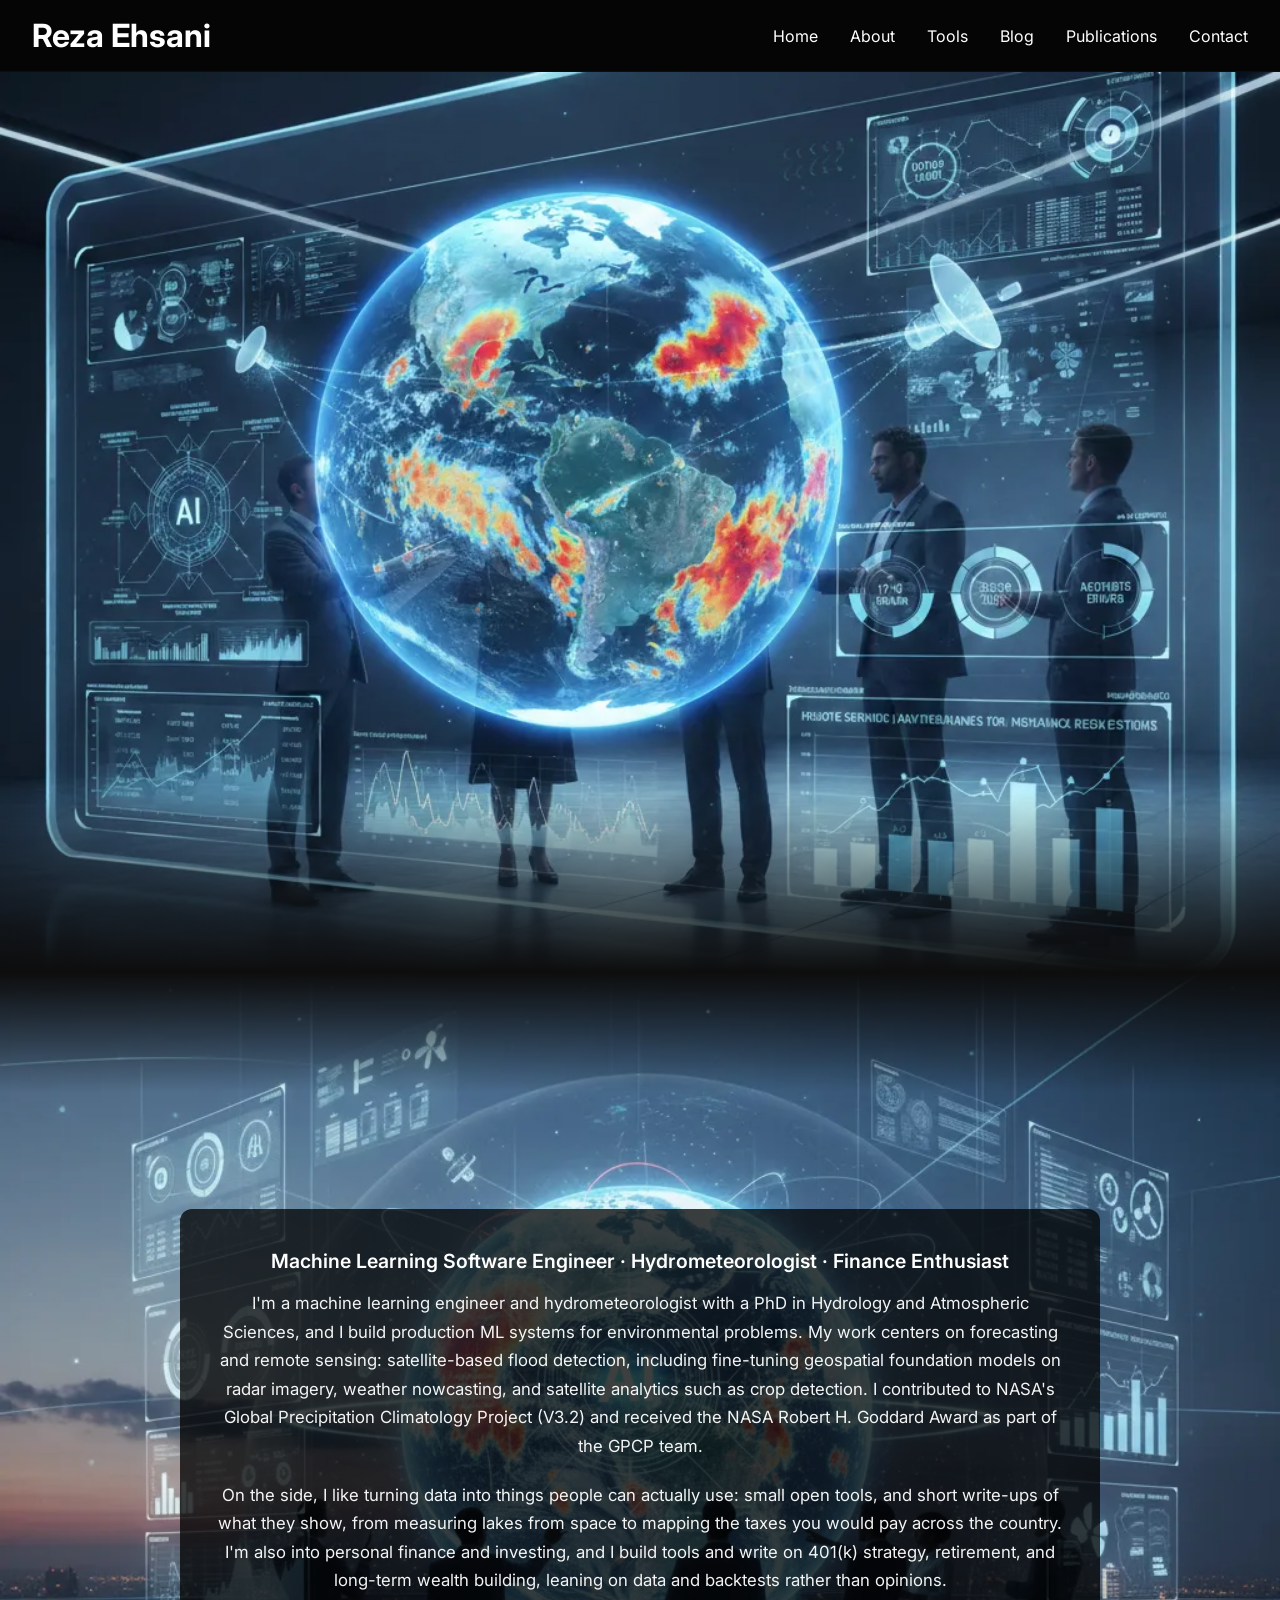
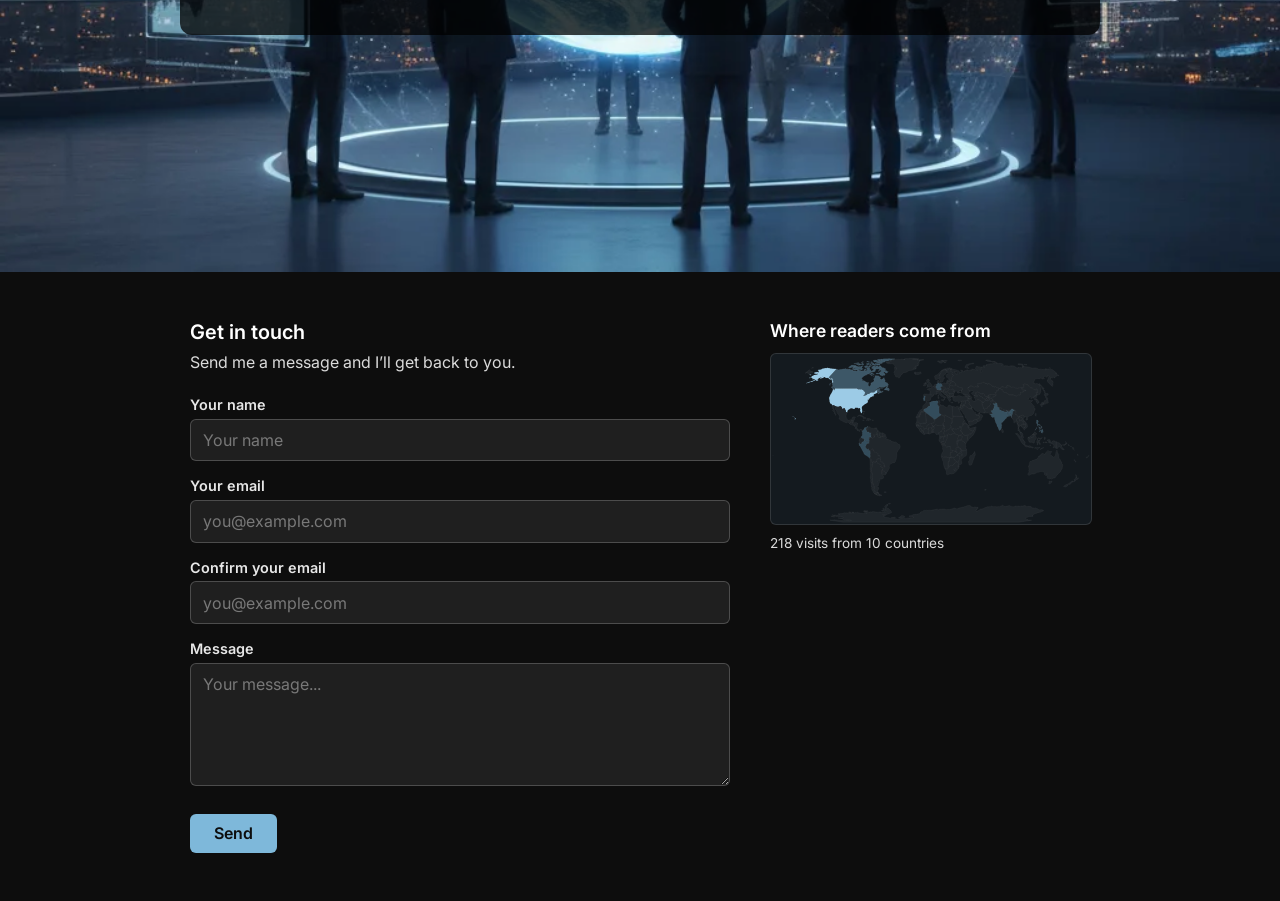
<file: index.html>
<!DOCTYPE html>
<html lang="en">
<head>
  <meta charset="utf-8">
  <meta name="viewport" content="width=device-width, initial-scale=1">
  <title>Reza Ehsani | Machine Learning Engineer & Hydrometeorologist</title>
  <meta name="description" content="Personal website of Reza Ehsani, PhD — machine learning software engineer, hydrometeorologist, and personal finance writer.">
  <link rel="canonical" href="https://rehsani.github.io/">

  <!-- Open Graph for rich previews -->
  <meta property="og:type" content="website">
  <meta property="og:title" content="Reza Ehsani | Machine Learning Engineer & Hydrometeorologist">
  <meta property="og:description" content="Machine learning engineer and hydrometeorologist working on forecasting, climate, and personal finance tools.">
  <meta property="og:url" content="https://rehsani.github.io/">
  <meta property="og:image" content="https://rehsani.github.io/images/cover.png">

  <!-- Twitter Card -->
  <meta name="twitter:card" content="summary_large_image">
  <meta name="twitter:title" content="Reza Ehsani | Machine Learning Engineer & Hydrometeorologist">
  <meta name="twitter:description" content="Personal website of Reza Ehsani, PhD — ML, hydrometeorology, and personal finance.">
  <meta name="twitter:image" content="https://rehsani.github.io/images/cover.png">

  <link rel="preconnect" href="https://fonts.googleapis.com">
  <link rel="preconnect" href="https://fonts.gstatic.com" crossorigin>
  <link href="https://fonts.googleapis.com/css2?family=Inter:wght@400;600;700&display=swap" rel="stylesheet">
  <link rel="stylesheet" href="css/style.css">
  <script src="js/nav.js" defer></script>
  <!-- GoatCounter: cookieless, no IPs stored. Feeds data/visitors.json via the visitor-map workflow. -->
  <script data-goatcounter="https://rehsani.goatcounter.com/count"
          async src="//gc.zgo.at/count.js"></script>
  <script src="js/visitor-map.js" defer></script>
</head>
<body>
  <header class="top-bar">
    <nav>
      <a href="#" class="name">Reza Ehsani</a>
      <ul class="nav-links">
        <li><a href="#">Home</a></li>
        <li><a href="#about">About</a></li>
        <!-- <li><a href="#">CV</a></li> -->
        <li class="dropdown">
          <button type="button" class="dropdown-toggle" aria-expanded="false" aria-haspopup="true">Tools</button>
          <ul class="dropdown-menu">
            <li><a href="tax-tool/index.html">US Tax Map</a></li>
            <li><a href="https://github.com/rehsani/lake-area-gee" target="_blank">Lake Area from Space</a></li>
            <li><a href="https://github.com/rehsani/alphacamels" target="_blank">AlphaCAMELS</a></li>
          </ul>
        </li>
        <li><a href="blog.html">Blog</a></li>
        <li><a href="https://scholar.google.com/citations?view_op=list_works&hl=en&user=kGu8lPYAAAAJ" target="_blank">Publications</a></li>
        <li><a href="#contact">Contact</a></li>
      </ul>
    </nav>
  </header>

  <div class="landing">
    <h1 class="visually-hidden">Reza Ehsani — Machine Learning Engineer &amp; Hydrometeorologist</h1>
  </div>

  <section id="about">
    <div class="about-inner">
      <h2>Machine Learning Software Engineer · Hydrometeorologist · Finance Enthusiast</h2>
      <p>I'm a machine learning engineer and hydrometeorologist with a PhD in Hydrology and Atmospheric Sciences, and I build production ML systems for environmental problems. My work centers on forecasting and remote sensing: satellite-based flood detection, including fine-tuning geospatial foundation models on radar imagery, weather nowcasting, and satellite analytics such as crop detection. I contributed to NASA's Global Precipitation Climatology Project (V3.2) and received the NASA Robert H. Goddard Award as part of the GPCP team.</p>
      <p>On the side, I like turning data into things people can actually use: small open tools, and short write-ups of what they show, from measuring lakes from space to mapping the taxes you would pay across the country. I'm also into personal finance and investing, and I build tools and write on 401(k) strategy, retirement, and long-term wealth building, leaning on data and backtests rather than opinions.</p>
    </div>
  </section>

  <section id="contact">
    <div class="contact-inner contact-layout">
      <div class="contact-column">
        <h2>Get in touch</h2>
      <p class="contact-intro">Send me a message and I’ll get back to you.</p>
      <div id="contact-success" class="contact-success" hidden>
        <p>Thanks! Your message was sent. I’ll get back to you soon.</p>
      </div>
      <form id="contact-form" action="https://formspree.io/f/maqdbbrr" method="POST" class="contact-form">
        <input type="hidden" name="_next" value="">
        <label for="contact-name">Your name</label>
        <input type="text" id="contact-name" name="name" required placeholder="Your name">
        <label for="contact-email">Your email</label>
        <input type="email" id="contact-email" name="email" required placeholder="you@example.com">
        <label for="contact-email-confirm">Confirm your email</label>
        <input type="email" id="contact-email-confirm" required placeholder="you@example.com" autocomplete="off">
        <p id="contact-email-mismatch" class="contact-error" hidden>Emails don’t match. Please check and try again.</p>
        <label for="contact-message">Message</label>
        <textarea id="contact-message" name="message" required rows="5" placeholder="Your message..."></textarea>
        <button type="submit">Send</button>
      </form>
      </div>

      <div class="visitors-column">
        <h3>Where readers come from</h3>
        <div id="visitor-map"></div>
      </div>
    </div>
  </section>

  <script>
    (function() {
      var form = document.getElementById('contact-form');
      var email = document.getElementById('contact-email');
      var emailConfirm = document.getElementById('contact-email-confirm');
      var mismatchMsg = document.getElementById('contact-email-mismatch');
      var successDiv = document.getElementById('contact-success');

      form.querySelector('input[name="_next"]').value = window.location.href.split('#')[0] + '#contact?sent=1';

      form.addEventListener('submit', function(e) {
        if (email.value !== emailConfirm.value) {
          e.preventDefault();
          mismatchMsg.hidden = false;
          emailConfirm.focus();
          return;
        }
        mismatchMsg.hidden = true;
      });

      if (window.location.hash === '#contact' && window.location.search.indexOf('sent=1') !== -1) {
        successDiv.hidden = false;
        form.hidden = true;
      }
    })();
  </script>
</body>
</html>
</file>
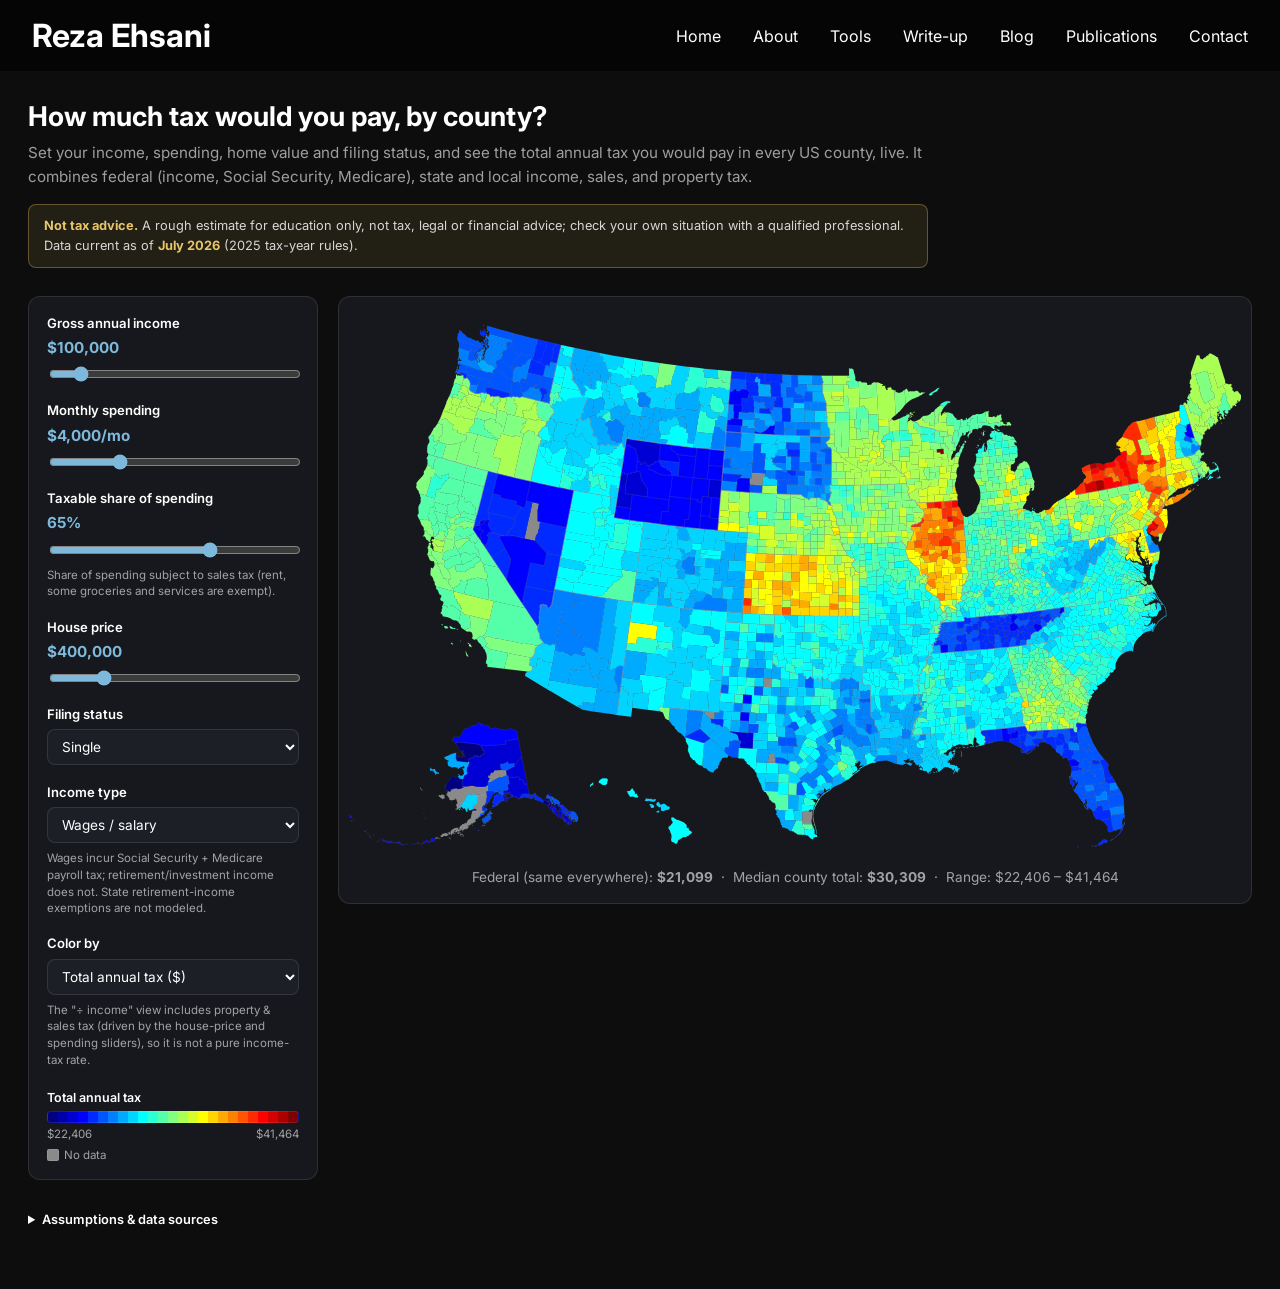
<file: tax-tool/index.html>
<!doctype html>
<html lang="en">
<head>
  <meta charset="utf-8" />
  <meta name="viewport" content="width=device-width, initial-scale=1" />
  <title>US Tax Map — total tax by county</title>
  <meta name="description" content="Set your income, spending, home value and filing status, and see the total annual tax you would pay in every US county, live. It combines federal (income, Social Security, Medicare), state and local income, sales, and property tax." />
  <link rel="canonical" href="https://rehsani.github.io/tax-tool/index.html" />

  <!-- Open Graph for rich previews -->
  <meta property="og:type" content="website" />
  <meta property="og:title" content="US Tax Map — total tax by county" />
  <meta property="og:description" content="Set your income, spending, home value and filing status, and see the total annual tax you would pay in every US county, live. It combines federal (income, Social Security, Medicare), state and local income, sales, and property tax." />
  <meta property="og:url" content="https://rehsani.github.io/tax-tool/index.html" />
  <meta property="og:image" content="https://rehsani.github.io/images/cover.png" />

  <!-- Twitter Card -->
  <meta name="twitter:card" content="summary_large_image" />
  <meta name="twitter:title" content="US Tax Map — total tax by county" />
  <meta name="twitter:description" content="Set your income, spending, home value and filing status, and see the total annual tax you would pay in every US county, live. It combines federal (income, Social Security, Medicare), state and local income, sales, and property tax." />
  <meta name="twitter:image" content="https://rehsani.github.io/images/cover.png" />

  <link rel="preconnect" href="https://fonts.googleapis.com" />
  <link rel="preconnect" href="https://fonts.gstatic.com" crossorigin />
  <link href="https://fonts.googleapis.com/css2?family=Inter:wght@400;600;700&display=swap" rel="stylesheet" />
  <!-- Site-wide styles first (shared top bar / Tools dropdown), then the tool's own. -->
  <link rel="stylesheet" href="../css/style.css" />
  <link rel="stylesheet" href="css/style.css" />
  <script src="../js/nav.js" defer></script>
  <!-- GoatCounter: cookieless, no IPs stored. Feeds data/visitors.json via the visitor-map workflow. -->
  <script data-goatcounter="https://rehsani.goatcounter.com/count"
          async src="//gc.zgo.at/count.js"></script>
  <script src="../js/vendor/d3.v7.min.js"></script>
  <script src="../js/vendor/topojson-client.v3.min.js"></script>
</head>
<body>
  <header class="top-bar">
    <nav>
      <a href="../index.html" class="name">Reza Ehsani</a>
      <ul class="nav-links">
        <li><a href="../index.html">Home</a></li>
        <li><a href="../index.html#about">About</a></li>
        <li class="dropdown">
          <button type="button" class="dropdown-toggle" aria-expanded="false" aria-haspopup="true">Tools</button>
          <ul class="dropdown-menu">
            <li><a href="index.html">US Tax Map</a></li>
            <li><a href="https://github.com/rehsani/lake-area-gee" target="_blank">Lake Area from Space</a></li>
            <li><a href="https://github.com/rehsani/alphacamels" target="_blank">AlphaCAMELS</a></li>
          </ul>
        </li>
        <li><a href="../blog-tax-map.html">Write-up</a></li>
        <li><a href="../blog.html">Blog</a></li>
        <li><a href="https://scholar.google.com/citations?view_op=list_works&hl=en&user=kGu8lPYAAAAJ" target="_blank">Publications</a></li>
        <li><a href="../index.html#contact">Contact</a></li>
      </ul>
    </nav>
  </header>

  <header class="tool-header">
    <h1>How much tax would you pay, by county?</h1>
    <p class="sub">Set your income, spending, home value and filing status, and see the total annual tax
      you would pay in every US county, live. It combines federal (income, Social Security, Medicare),
      state and local income, sales, and property tax.</p>
    <p class="disclaimer"><strong>Not tax advice.</strong> A rough estimate for education only, not tax,
      legal or financial advice; check your own situation with a qualified professional. Data current as
      of <strong>July 2026</strong> (2025 tax-year rules).</p>
  </header>

  <main>
    <aside id="controls">
      <label>Gross annual income <span id="income-val"></span>
        <input type="range" id="income" min="0" max="1000000" step="5000" value="100000" />
      </label>
      <label>Monthly spending <span id="spend-val"></span>
        <input type="range" id="spend" min="0" max="15000" step="250" value="4000" />
      </label>
      <label>Taxable share of spending <span id="fraction-val"></span>
        <input type="range" id="fraction" min="0" max="100" step="5" value="65" />
        <small>Share of spending subject to sales tax (rent, some groceries and services are exempt).</small>
      </label>
      <label>House price <span id="house-val"></span>
        <input type="range" id="house" min="0" max="2000000" step="25000" value="400000" />
      </label>
      <label>Filing status
        <select id="status">
          <option value="single">Single</option>
          <option value="married_jointly">Married filing jointly</option>
          <option value="head_of_household">Head of household</option>
        </select>
      </label>
      <label>Income type
        <select id="income-type">
          <option value="wage">Wages / salary</option>
          <option value="nonwage">Retirement / investment</option>
        </select>
        <small>Wages incur Social Security + Medicare payroll tax; retirement/investment income does not. State retirement-income exemptions are not modeled.</small>
      </label>
      <label>Color by
        <select id="metric">
          <option value="total">Total annual tax ($)</option>
          <option value="effective">Total tax &divide; income (%)</option>
          <option value="income">State + local income tax ($)</option>
          <option value="property">Property tax ($)</option>
          <option value="sales">Sales tax ($)</option>
        </select>
        <small>The "&divide; income" view includes property &amp; sales tax (driven by the house-price and spending sliders), so it is not a pure income-tax rate.</small>
      </label>
      <div id="legend">
        <div id="legend-label"></div>
        <div id="legend-bar"></div>
        <div class="legend-ends"><span id="legend-lo"></span><span id="legend-hi"></span></div>
        <div class="legend-keys">
          <span id="key-zero"><i id="swatch-zero" class="swatch"></i>$0 (no tax)</span>
          <span><i id="swatch-nodata" class="swatch"></i>No data</span>
        </div>
      </div>
    </aside>

    <section id="map-wrap">
      <svg id="map" viewBox="0 0 960 600" preserveAspectRatio="xMidYMid meet"></svg>
      <p id="summary"></p>
    </section>
  </main>

  <footer>
    <details>
      <summary>Assumptions &amp; data sources</summary>
      <ul>
        <li><b>Displayed at county resolution.</b> Sales &amp; local-income taxes (ZIP-level underneath) are population-weighted to a county rate; property tax is county-level; state income tax is state-level. Within-county variation is averaged out.</li>
        <li><b>Income type.</b> "Wages" incurs Social Security + Medicare payroll tax; "Retirement / investment" does not (but income tax still applies, and retirement-income exclusions and preferential capital-gains rates are not modeled). Married-jointly uses a single Social Security wage base, so a two-earner couple's payroll tax is slightly understated. No itemized deductions, tax credits (e.g. EITC — overstates very low incomes), or exemption phase-outs; NY's tax-benefit recapture (understates high NY earners) and federal-tax deductibility in LA/MO (overstates those) are also not modeled. Alabama's federal-tax deduction and AGI-phased standard deduction, and Arkansas's published bracket schedule and low-income table, are modeled.</li>
        <li><b>Local income tax</b> is modeled in MD, IN, OH, PA, KY, MI, NY, IA, plus Kansas City/St. Louis, Wilmington, and major Alabama cities. Not modeled: Oregon's Portland-metro/Multnomah taxes (they apply only above ~$125k) and minor municipal occupational taxes. MD, IN, MI and NYC are levied on a net figure (their deductions/exemptions come off first); OH/PA/KY are levied on gross, as they are in law. Approximations: NYC is a flat 3.5% (actually graduated); Iowa surtaxes use a county average; OH/PA/KY use each ZIP's dominant municipality (small enclaves inherit the larger city's rate); the county value is a population-weighted blend, so a partly-taxed county shows a partial rate.</li>
        <li><b>Sales tax</b> applies to the taxable share of spending you set (default 65%); rent and many services/groceries are exempt in reality. Combined rates use the lowest rate within each 5-digit ZIP where a ZIP spans jurisdictions.</li>
        <li><b>Property tax</b> = county median effective rate × the house price you enter (the rate is taxes paid over home value, so assessment ratios are already baked in, but caps and homestead exemptions are not &mdash; a new buyer in a capped state such as California under Prop 13 would pay more than shown). Connecticut's rates are its 2023 planning-region values mapped onto the legacy counties. Because the Census caps its reported county medians, effective rates are slightly understated in a few very-high-value counties and floored in a few near-zero-tax rural areas. A few counties with suppressed Census data show as no-data (gray).</li>
        <li><b>Color scale</b> spans the smallest to largest non-zero value of the selected layer for your current inputs, and re-scales whenever you change an input — so shading is relative to the current scenario, not an absolute dollar scale, and two scenarios aren't directly color-comparable. On the dollar layers, counties where the selected tax is $0 (e.g. no state income tax or no sales tax) are white and sit outside the scale; on the &divide; income layer, 0% stays on the scale. Gray means no data.</li>
        <li>Sources: Census ACS 5-yr 2023 (property), Streamlined Sales Tax + state DORs (sales), state DORs (income), municipal/county registers (local income). Rates reflect 2025 law; a few source files are effective into 2026 (e.g. some sales-tax tables). Not tax advice — a directional estimate.</li>
      </ul>
    </details>
  </footer>

  <div id="tooltip"></div>
  <script type="module" src="js/main.js"></script>
</body>
</html>
</file>
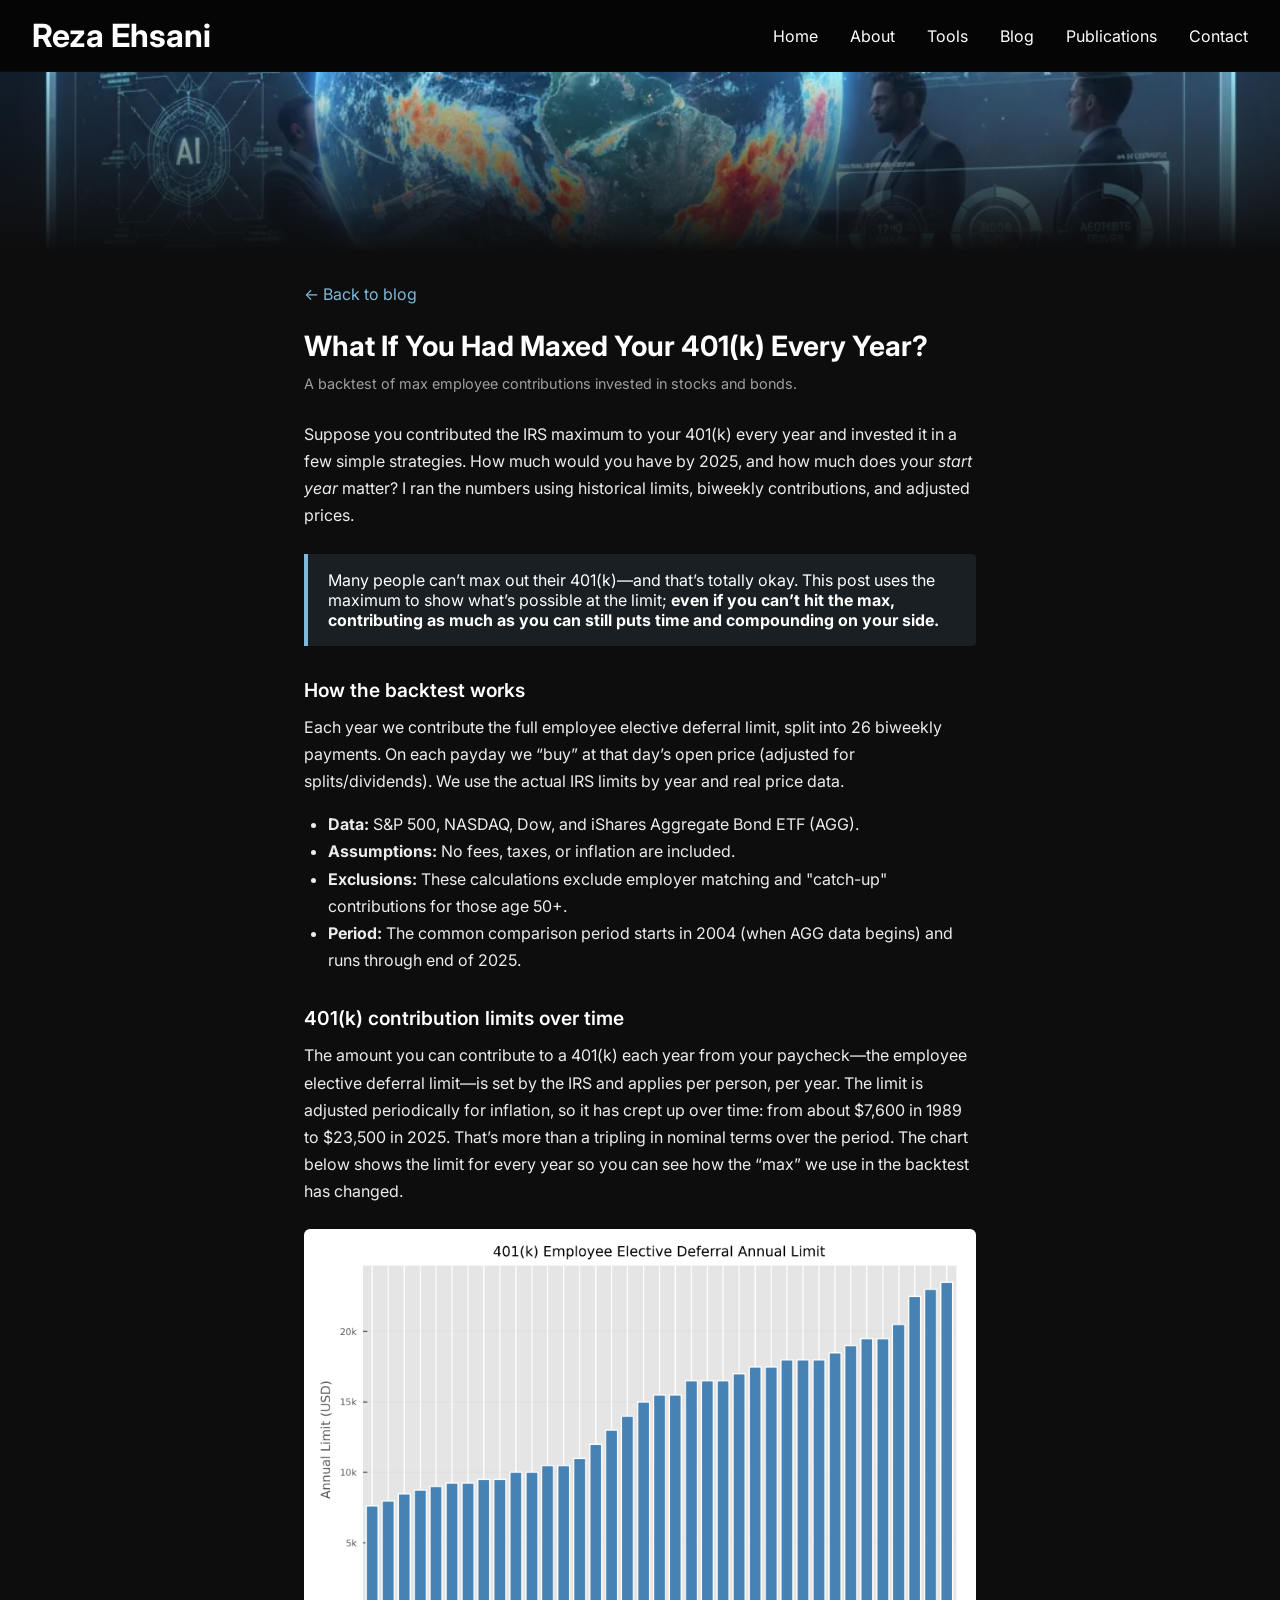
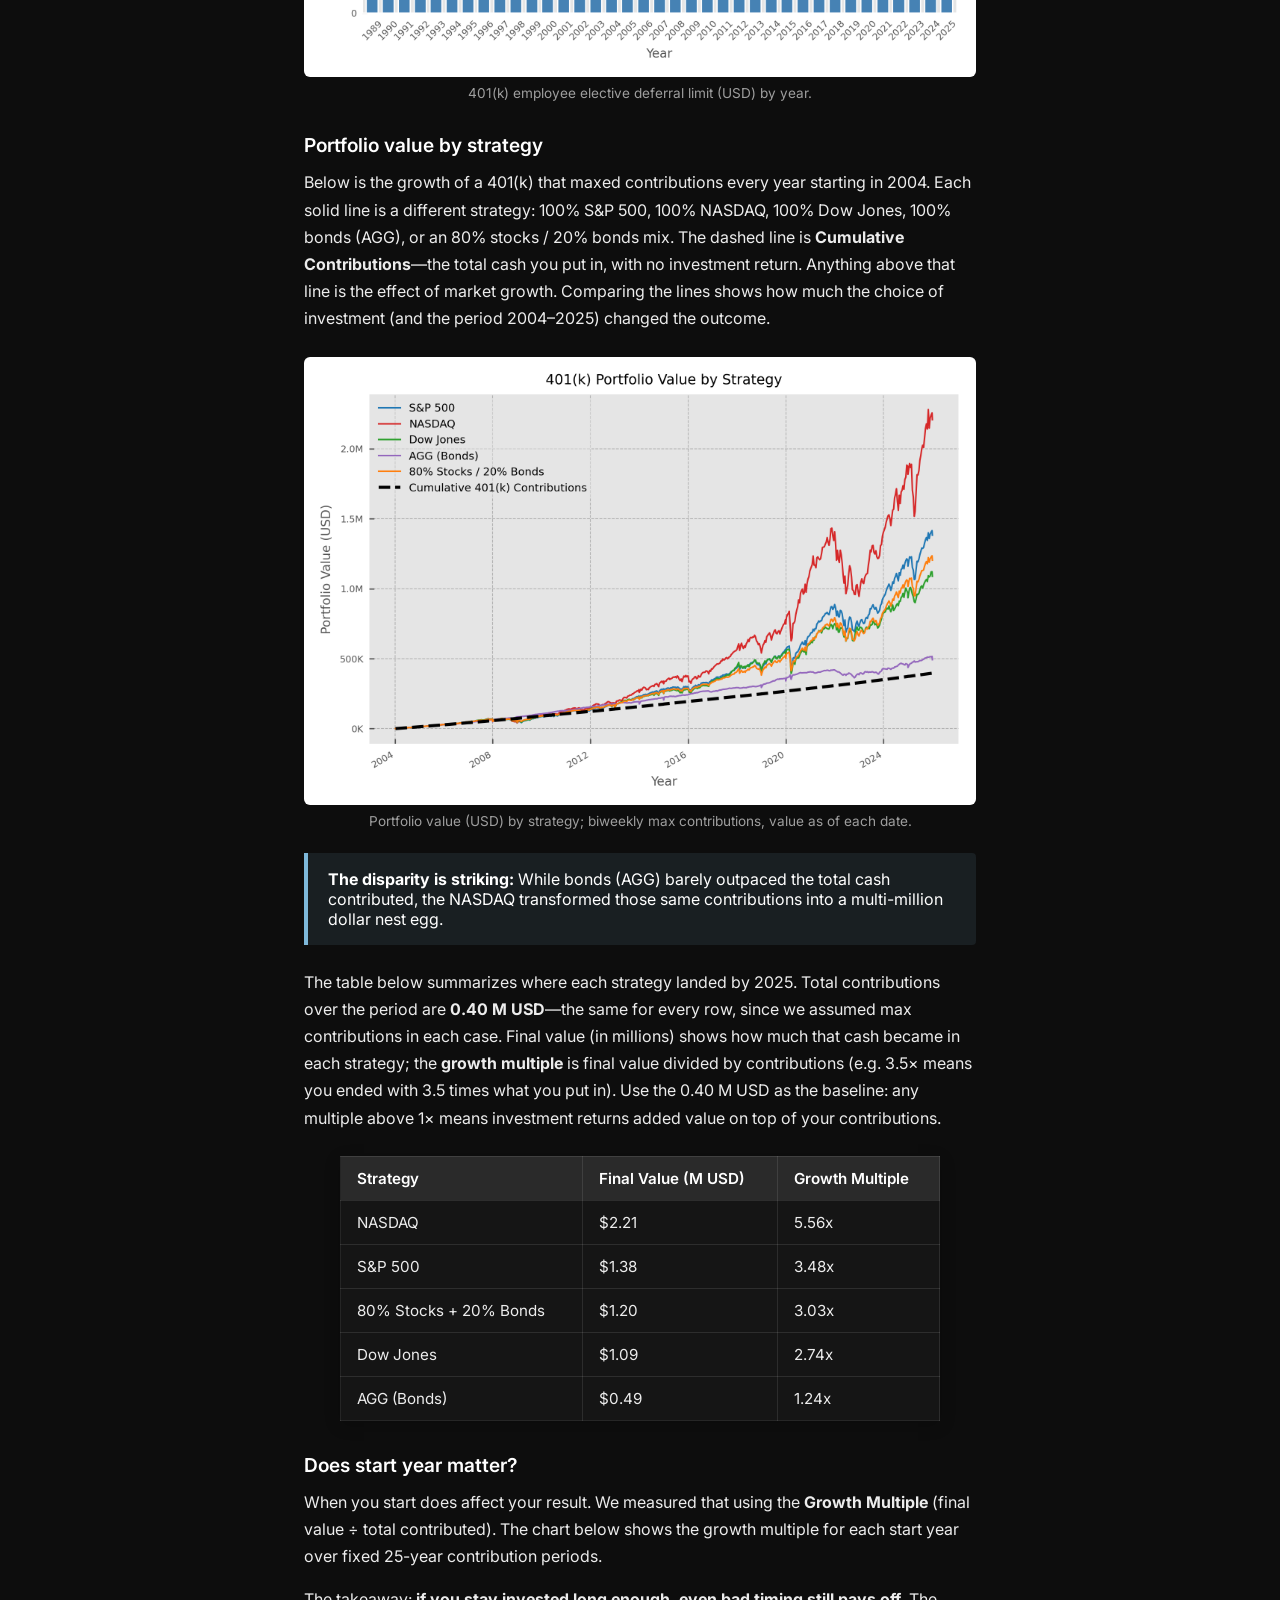
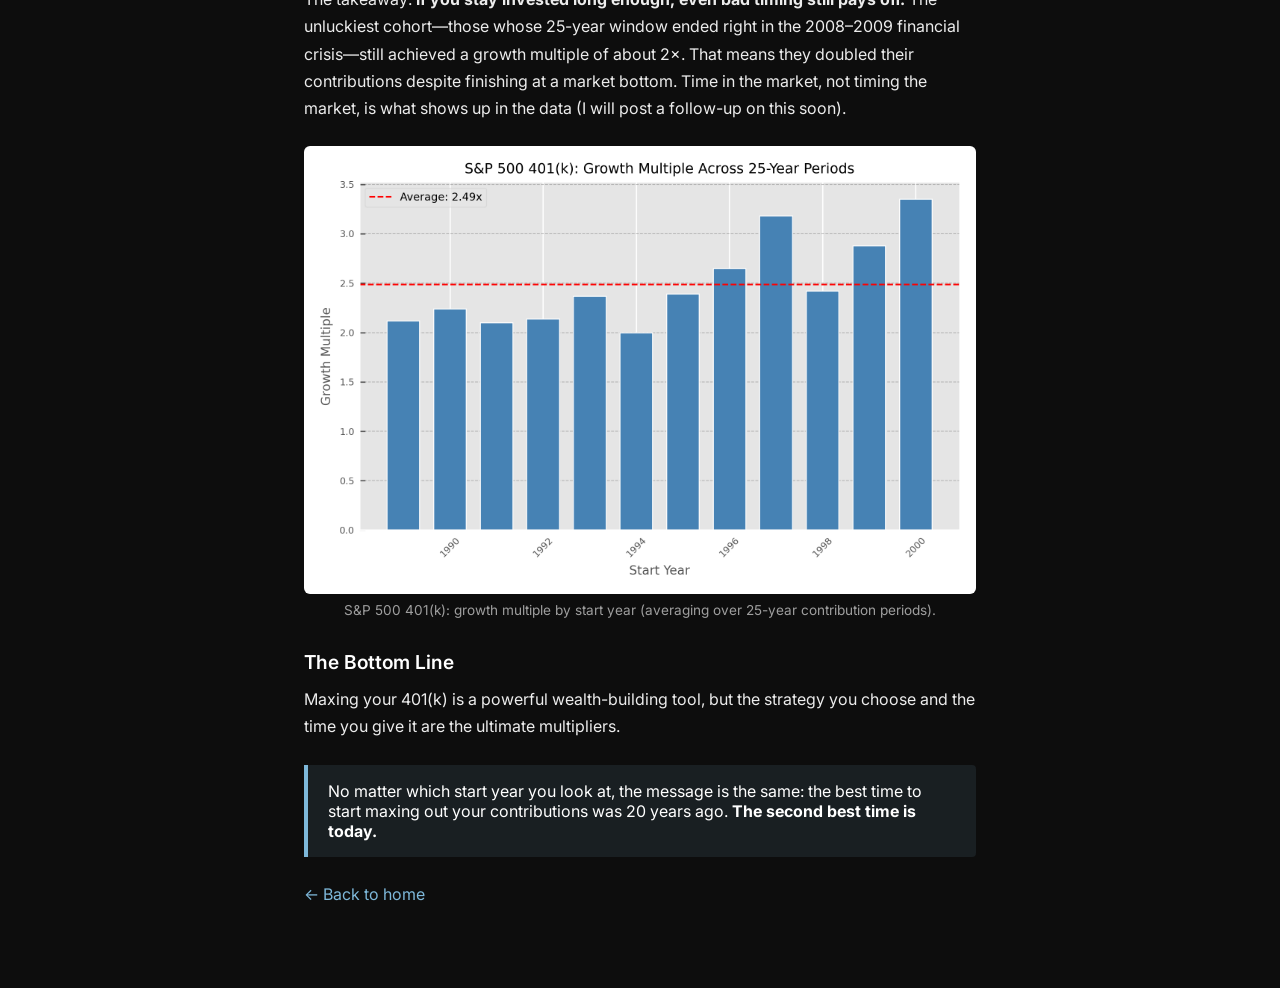
<file: blog-401k.html>
<!DOCTYPE html>
<html lang="en">
<head>
  <meta charset="utf-8">
  <meta name="viewport" content="width=device-width, initial-scale=1">
  <title>What If You Had Maxed Your 401(k) Every Year? — Reza Ehsani</title>
  <meta name="description" content="A backtest of max 401(k) employee contributions invested in stocks and bonds—how much you’d have if you had maxed out every year.">
  <link rel="canonical" href="https://rehsani.github.io/blog-401k.html">

  <!-- Open Graph for rich previews -->
  <meta property="og:type" content="article">
  <meta property="og:title" content="What If You Had Maxed Your 401(k) Every Year? — Reza Ehsani">
  <meta property="og:description" content="A backtest of max 401(k) employee contributions invested in stocks and bonds—how much you’d have if you had maxed out every year.">
  <meta property="og:url" content="https://rehsani.github.io/blog-401k.html">
  <meta property="og:image" content="https://rehsani.github.io/images/1b_portfolio_value_by_strategy.png">

  <!-- Twitter Card -->
  <meta name="twitter:card" content="summary_large_image">
  <meta name="twitter:title" content="What If You Had Maxed Your 401(k) Every Year? — Reza Ehsani">
  <meta name="twitter:description" content="A backtest of max 401(k) employee contributions invested in stocks and bonds—how much you’d have if you had maxed out every year.">
  <meta name="twitter:image" content="https://rehsani.github.io/images/1b_portfolio_value_by_strategy.png">

  <link rel="preconnect" href="https://fonts.googleapis.com">
  <link rel="preconnect" href="https://fonts.gstatic.com" crossorigin>
  <link href="https://fonts.googleapis.com/css2?family=Inter:wght@400;600;700&display=swap" rel="stylesheet">
  <link rel="stylesheet" href="css/style.css">
  <script src="js/nav.js" defer></script>
  <!-- GoatCounter: cookieless, no IPs stored. Feeds data/visitors.json via the visitor-map workflow. -->
  <script data-goatcounter="https://rehsani.goatcounter.com/count"
          async src="//gc.zgo.at/count.js"></script>
  <style>
    /* Post-specific extras only; the shared .blog-article core lives in css/style.css. */
    .blog-article table { width: 100%; max-width: 600px; margin: 1.5rem auto; border-collapse: collapse; font-size: 0.95rem; box-shadow: 0 4px 15px rgba(0,0,0,0.2); }
    .blog-article th, .blog-article td { padding: 0.75rem 1rem; text-align: left; border: 1px solid rgba(255,255,255,0.1); }
    .blog-article th { color: #fff; font-weight: 600; background: rgba(255,255,255,0.12); }
    .blog-article td { color: rgba(255,255,255,0.92); background: rgba(255,255,255,0.03); }
    .blog-article tr:hover td { background: rgba(255,255,255,0.07); }
  </style>
</head>
<body>
  <header class="top-bar">
    <nav>
      <a href="index.html" class="name">Reza Ehsani</a>
      <ul class="nav-links">
        <li><a href="index.html">Home</a></li>
        <li><a href="index.html#about">About</a></li>
        <li class="dropdown">
          <button type="button" class="dropdown-toggle" aria-expanded="false" aria-haspopup="true">Tools</button>
          <ul class="dropdown-menu">
            <li><a href="tax-tool/index.html">US Tax Map</a></li>
            <li><a href="https://github.com/rehsani/lake-area-gee" target="_blank">Lake Area from Space</a></li>
            <li><a href="https://github.com/rehsani/alphacamels" target="_blank">AlphaCAMELS</a></li>
          </ul>
        </li>
        <li><a href="blog.html">Blog</a></li>
        <li><a href="https://scholar.google.com/citations?view_op=list_works&hl=en&user=kGu8lPYAAAAJ" target="_blank">Publications</a></li>
        <li><a href="index.html#contact">Contact</a></li>
      </ul>
    </nav>
  </header>

  <div class="landing" style="min-height: 20vh;"></div>

  <article class="blog-article">
    <a href="blog.html" class="back">← Back to blog</a>
    <h1>What If You Had Maxed Your 401(k) Every Year?</h1>
    <p class="meta">A backtest of max employee contributions invested in stocks and bonds.</p>

    <p>
      Suppose you contributed the IRS maximum to your 401(k) every year and invested it in a few simple strategies. How much would you have by 2025, and how much does your <em>start year</em> matter? I ran the numbers using historical limits, biweekly contributions, and adjusted prices.
    </p>
    <div class="highlight-box">
      Many people can’t max out their 401(k)—and that’s totally okay. This post uses the maximum to show what’s possible at the limit; <strong>even if you can’t hit the max, contributing as much as you can still puts time and compounding on your side.</strong>
    </div>

    <h2>How the backtest works</h2>
    <p>
      Each year we contribute the full employee elective deferral limit, split into 26 biweekly payments. On each payday we “buy” at that day’s open price (adjusted for splits/dividends). We use the actual IRS limits by year and real price data. 
    </p>
    <ul>
      <li><strong>Data:</strong> S&P 500, NASDAQ, Dow, and iShares Aggregate Bond ETF (AGG).</li>
      <li><strong>Assumptions:</strong> No fees, taxes, or inflation are included.</li>
      <li><strong>Exclusions:</strong> These calculations exclude employer matching and "catch-up" contributions for those age 50+.</li>
      <li><strong>Period:</strong> The common comparison period starts in 2004 (when AGG data begins) and runs through end of 2025.</li>
    </ul>

    <h2>401(k) contribution limits over time</h2>
    <p>
      The amount you can contribute to a 401(k) each year from your paycheck—the employee elective deferral limit—is set by the IRS and applies per person, per year. The limit is adjusted periodically for inflation, so it has crept up over time: from about $7,600 in 1989 to $23,500 in 2025. That’s more than a tripling in nominal terms over the period. The chart below shows the limit for every year so you can see how the “max” we use in the backtest has changed.
    </p>
    <figure>
      <picture>
        <source type="image/webp" srcset="images/1a_contribution_limits.webp">
        <img src="images/1a_contribution_limits.png" alt="Bar chart of 401(k) annual contribution limit by year from 1989 to 2025." width="1800" height="1200">
      </picture>
      <figcaption>401(k) employee elective deferral limit (USD) by year.</figcaption>
    </figure>

    <h2>Portfolio value by strategy</h2>
    <p>
      Below is the growth of a 401(k) that maxed contributions every year starting in 2004. Each solid line is a different strategy: 100% S&P 500, 100% NASDAQ, 100% Dow Jones, 100% bonds (AGG), or an 80% stocks / 20% bonds mix. The dashed line is <strong>Cumulative Contributions</strong>—the total cash you put in, with no investment return. Anything above that line is the effect of market growth. Comparing the lines shows how much the choice of investment (and the period 2004–2025) changed the outcome.
    </p>
    <figure>
      <picture>
        <source type="image/webp" srcset="images/1b_portfolio_value_by_strategy.webp">
        <img src="images/1b_portfolio_value_by_strategy.png" alt="Line chart of portfolio value over time for S&P 500, NASDAQ, Dow, AGG, and 80/20 mix, plus cumulative contributions." width="1800" height="1200">
      </picture>
      <figcaption>Portfolio value (USD) by strategy; biweekly max contributions, value as of each date.</figcaption>
    </figure>

    <div class="highlight-box">
      <strong>The disparity is striking:</strong> While bonds (AGG) barely outpaced the total cash contributed, the NASDAQ transformed those same contributions into a multi-million dollar nest egg.
    </div>

    <p>
      The table below summarizes where each strategy landed by 2025. Total contributions over the period are <strong>0.40 M USD</strong>—the same for every row, since we assumed max contributions in each case. Final value (in millions) shows how much that cash became in each strategy; the <strong>growth multiple</strong> is final value divided by contributions (e.g. 3.5× means you ended with 3.5 times what you put in). Use the 0.40 M USD as the baseline: any multiple above 1× means investment returns added value on top of your contributions.
    </p>
    <table>
      <thead>
        <tr><th>Strategy</th><th>Final Value (M USD)</th><th>Growth Multiple</th></tr>
      </thead>
      <tbody>
        <tr><td>NASDAQ</td><td>$2.21</td><td>5.56x</td></tr>
        <tr><td>S&P 500</td><td>$1.38</td><td>3.48x</td></tr>
        <tr><td>80% Stocks + 20% Bonds</td><td>$1.20</td><td>3.03x</td></tr>
        <tr><td>Dow Jones</td><td>$1.09</td><td>2.74x</td></tr>
        <tr><td>AGG (Bonds)</td><td>$0.49</td><td>1.24x</td></tr>
      </tbody>
    </table>

    <h2>Does start year matter?</h2>
    <p>
      When you start does affect your result. We measured that using the <strong>Growth Multiple</strong> (final value ÷ total contributed). The chart below shows the growth multiple for each start year over fixed 25-year contribution periods.
    </p>
    <p>
      The takeaway: <strong>if you stay invested long enough, even bad timing still pays off.</strong> The unluckiest cohort—those whose 25-year window ended right in the 2008–2009 financial crisis—still achieved a growth multiple of about 2×. That means they doubled their contributions despite finishing at a market bottom. Time in the market, not timing the market, is what shows up in the data (I will post a follow-up on this soon).
    </p>
    <figure>
      <picture>
        <source type="image/webp" srcset="images/1c_growth_multiple_by_start_year.webp">
        <img src="images/1c_growth_multiple_by_start_year.png" alt="Bar chart of growth multiple by start year for S&P 500 401(k), value as of 2025." width="1800" height="1200">
      </picture>
      <figcaption>S&P 500 401(k): growth multiple by start year (averaging over 25-year contribution periods).</figcaption>
    </figure>

    <h2>The Bottom Line</h2>
    <p>
      Maxing your 401(k) is a powerful wealth-building tool, but the strategy you choose and the time you give it are the ultimate multipliers. 
    </p>
    <div class="highlight-box">
      No matter which start year you look at, the message is the same: the best time to start maxing out your contributions was 20 years ago. <strong>The second best time is today.</strong>
    </div>

    <p><a href="index.html">← Back to home</a></p>
  </article>
</body>
</html>
</file>
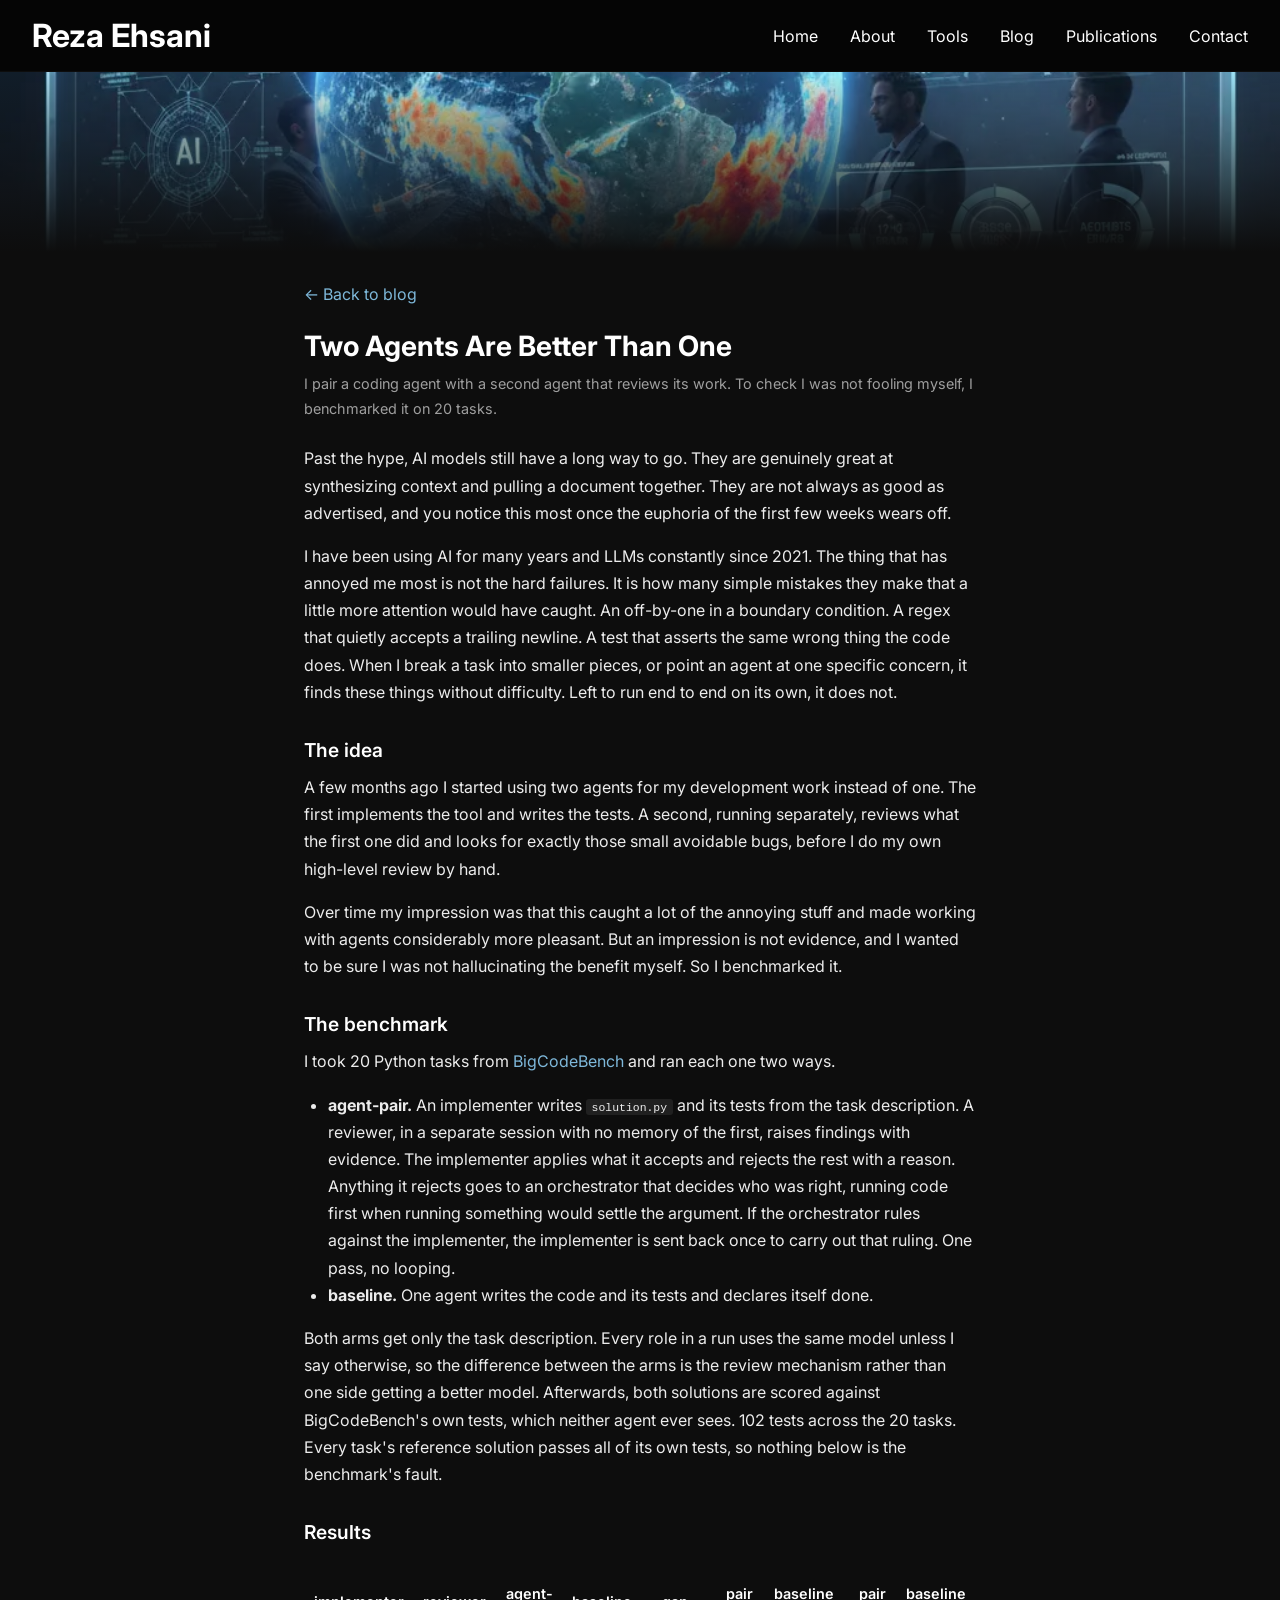
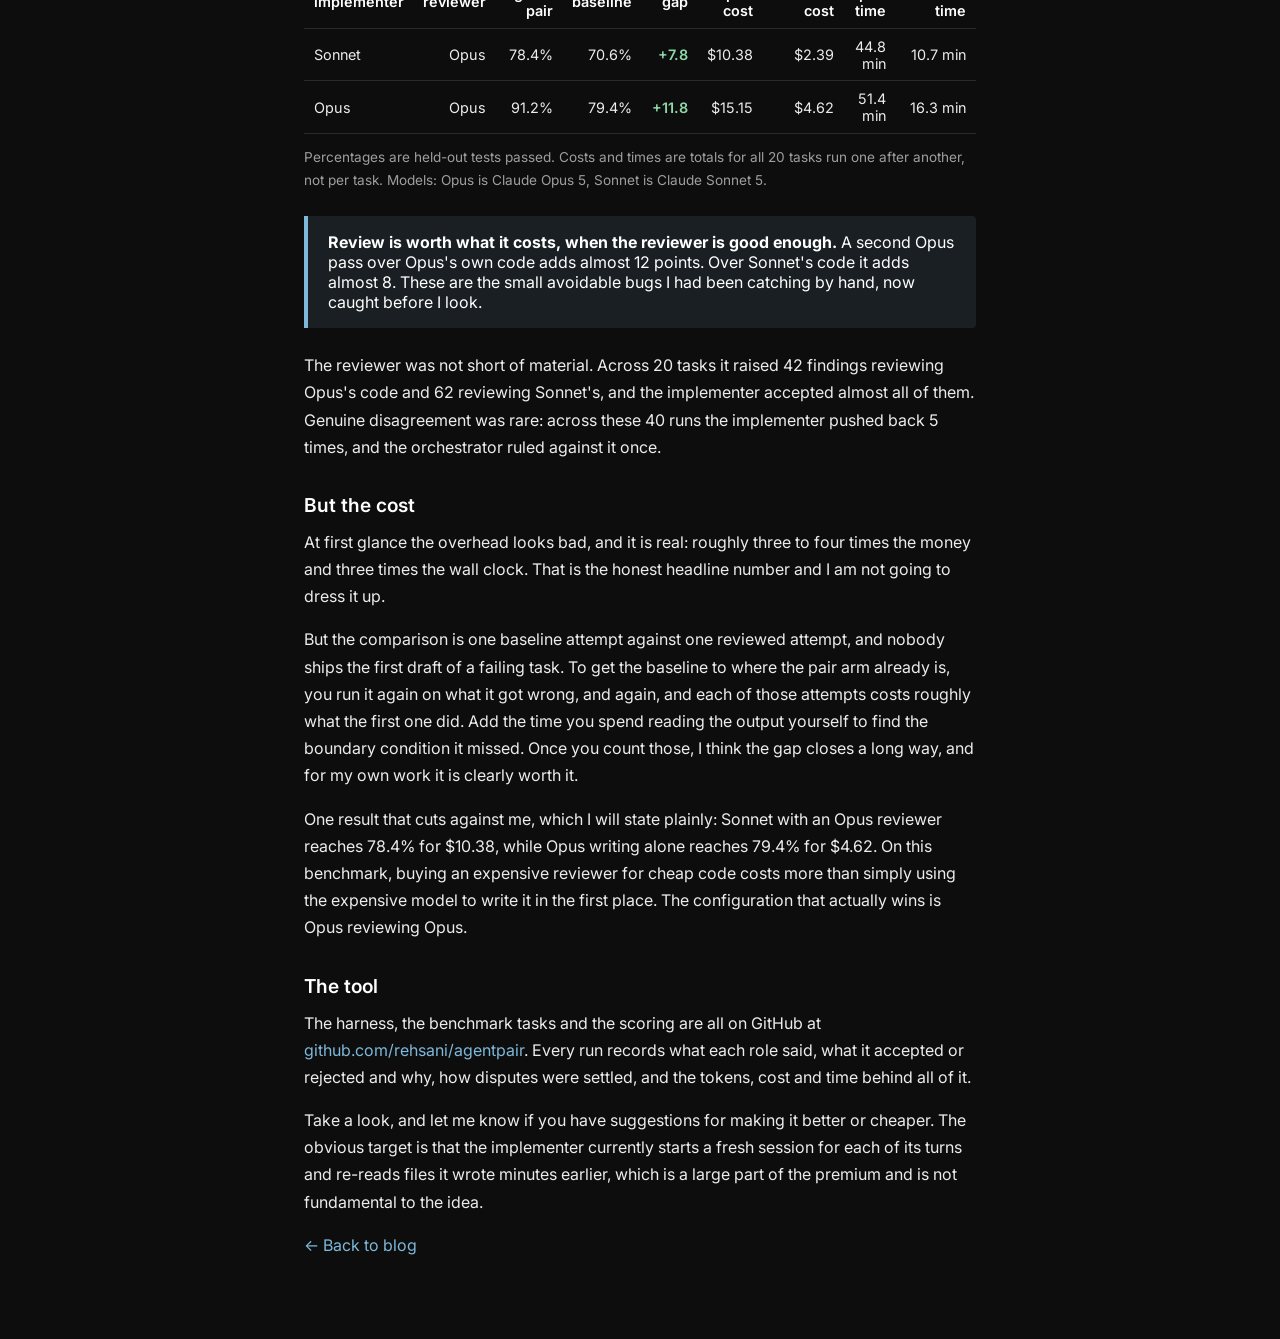
<file: blog-agentpair.html>
<!DOCTYPE html>
<html lang="en">
<head>
  <meta charset="utf-8">
  <meta name="viewport" content="width=device-width, initial-scale=1">
  <title>Two Agents Are Better Than One &mdash; Reza Ehsani</title>
  <meta name="description" content="I pair a coding agent with a second agent that reviews its work. To check I was not fooling myself, I benchmarked it on 20 tasks against a single agent working alone.">
  <link rel="canonical" href="https://rehsani.github.io/blog-agentpair.html">

  <!-- Open Graph for rich previews -->
  <meta property="og:type" content="article">
  <meta property="og:title" content="Two Agents Are Better Than One &mdash; Reza Ehsani">
  <meta property="og:description" content="I pair a coding agent with a second agent that reviews its work. To check I was not fooling myself, I benchmarked it on 20 tasks against a single agent working alone.">
  <meta property="og:url" content="https://rehsani.github.io/blog-agentpair.html">

  <!-- Twitter Card -->
  <meta name="twitter:card" content="summary_large_image">
  <meta name="twitter:title" content="Two Agents Are Better Than One &mdash; Reza Ehsani">
  <meta name="twitter:description" content="I pair a coding agent with a second agent that reviews its work. To check I was not fooling myself, I benchmarked it on 20 tasks against a single agent working alone.">

<link rel="preconnect" href="https://fonts.googleapis.com">
  <link rel="preconnect" href="https://fonts.gstatic.com" crossorigin>
  <link href="https://fonts.googleapis.com/css2?family=Inter:wght@400;600;700&display=swap" rel="stylesheet">
  <link rel="stylesheet" href="css/style.css">
  <script src="js/nav.js" defer></script>
  <!-- GoatCounter: cookieless, no IPs stored. Feeds data/visitors.json via the visitor-map workflow. -->
  <script data-goatcounter="https://rehsani.goatcounter.com/count"
          async src="//gc.zgo.at/count.js"></script>
  <style>
    /* Post-specific extras only; the shared .blog-article core lives in css/style.css. */
    .blog-article table { width: 100%; border-collapse: collapse; margin: 1.25rem 0; font-size: 0.9rem; }
    .blog-article th, .blog-article td { padding: 0.55rem 0.6rem; text-align: right; border-bottom: 1px solid rgba(255,255,255,0.12); }
    .blog-article th { color: #fff; font-weight: 600; text-align: right; }
    .blog-article th:first-child, .blog-article td:first-child { text-align: left; }
    .blog-article tbody td { color: rgba(255,255,255,0.92); }
    .blog-article .win { color: #8fd9a8; font-weight: 600; }
    .blog-article .table-note { color: rgba(255,255,255,0.6); font-size: 0.85rem; margin-top: -0.5rem; }
    .blog-article code { background: rgba(255,255,255,0.08); padding: 0.1rem 0.35rem; border-radius: 3px; font-size: 0.88em; }
    .blog-article .table-wrap { overflow-x: auto; }
  </style>
</head>
<body>
  <header class="top-bar">
    <nav>
      <a href="index.html" class="name">Reza Ehsani</a>
      <ul class="nav-links">
        <li><a href="index.html">Home</a></li>
        <li><a href="index.html#about">About</a></li>
        <li class="dropdown">
          <button type="button" class="dropdown-toggle" aria-expanded="false" aria-haspopup="true">Tools</button>
          <ul class="dropdown-menu">
            <li><a href="tax-tool/index.html">US Tax Map</a></li>
            <li><a href="https://github.com/rehsani/lake-area-gee" target="_blank">Lake Area from Space</a></li>
            <li><a href="https://github.com/rehsani/alphacamels" target="_blank">AlphaCAMELS</a></li>
          </ul>
        </li>
        <li><a href="blog.html">Blog</a></li>
        <li><a href="https://scholar.google.com/citations?view_op=list_works&hl=en&user=kGu8lPYAAAAJ" target="_blank">Publications</a></li>
        <li><a href="index.html#contact">Contact</a></li>
      </ul>
    </nav>
  </header>

    <div class="landing" style="min-height: 20vh;"></div>

  <article class="blog-article">
    <a href="blog.html" class="back">&larr; Back to blog</a>
    <h1>Two Agents Are Better Than One</h1>
    <p class="meta">I pair a coding agent with a second agent that reviews its work. To check I was not fooling myself, I benchmarked it on 20 tasks.</p>

    <p>
      Past the hype, AI models still have a long way to go. They are genuinely great at
      synthesizing context and pulling a document together. They are not always as good as
      advertised, and you notice this most once the euphoria of the first few weeks wears off.
    </p>
    <p>
      I have been using AI for many years and LLMs constantly since 2021. The thing that has
      annoyed me most is not the hard failures. It is how many simple mistakes they make that a
      little more attention would have caught. An off-by-one in a boundary condition. A regex
      that quietly accepts a trailing newline. A test that asserts the same wrong thing the code
      does. When I break a task into smaller pieces, or point an agent at one specific concern,
      it finds these things without difficulty. Left to run end to end on its own, it does not.
    </p>

    <h2>The idea</h2>
    <p>
      A few months ago I started using two agents for my development work instead of one. The
      first implements the tool and writes the tests. A second, running separately, reviews what
      the first one did and looks for exactly those small avoidable bugs, before I do my own
      high-level review by hand.
    </p>
    <p>
      Over time my impression was that this caught a lot of the annoying stuff and made working
      with agents considerably more pleasant. But an impression is not evidence, and I wanted to
      be sure I was not hallucinating the benefit myself. So I benchmarked it.
    </p>

    <h2>The benchmark</h2>
    <p>
      I took 20 Python tasks from <a href="https://github.com/bigcode-project/bigcodebench" target="_blank">BigCodeBench</a>
      and ran each one two ways.
    </p>
    <ul>
      <li><strong>agent-pair.</strong> An implementer writes <code>solution.py</code> and its
        tests from the task description. A reviewer, in a separate session with no memory of the
        first, raises findings with evidence. The implementer applies what it accepts and
        rejects the rest with a reason. Anything it rejects goes to an orchestrator that decides
        who was right, running code first when running something would settle the argument. If
        the orchestrator rules against the implementer, the implementer is sent back once to
        carry out that ruling. One pass, no looping.</li>
      <li><strong>baseline.</strong> One agent writes the code and its tests and declares itself
        done.</li>
    </ul>
    <p>
      Both arms get only the task description. Every role in a run uses the same model unless I
      say otherwise, so the difference between the arms is the review mechanism rather than one
      side getting a better model. Afterwards, both solutions are scored against BigCodeBench's
      own tests, which neither agent ever sees. 102 tests across the 20 tasks. Every task's
      reference solution passes all of its own tests, so nothing below is the benchmark's fault.
    </p>

    <h2>Results</h2>
    <div class="table-wrap">
    <table>
      <thead>
        <tr>
          <th>implementer</th><th>reviewer</th><th>agent-pair</th><th>baseline</th><th>gap</th>
          <th>pair cost</th><th>baseline cost</th><th>pair time</th><th>baseline time</th>
        </tr>
      </thead>
      <tbody>
        <tr>
          <td>Sonnet</td><td>Opus</td><td>78.4%</td><td>70.6%</td><td class="win">+7.8</td>
          <td>$10.38</td><td>$2.39</td><td>44.8 min</td><td>10.7 min</td>
        </tr>
        <tr>
          <td>Opus</td><td>Opus</td><td>91.2%</td><td>79.4%</td><td class="win">+11.8</td>
          <td>$15.15</td><td>$4.62</td><td>51.4 min</td><td>16.3 min</td>
        </tr>
      </tbody>
    </table>
    </div>
    <p class="table-note">
      Percentages are held-out tests passed. Costs and times are totals for all 20 tasks run one
      after another, not per task. Models: Opus is Claude Opus 5, Sonnet is Claude Sonnet 5.
    </p>

    <div class="highlight-box">
      <strong>Review is worth what it costs, when the reviewer is good enough.</strong> A second
      Opus pass over Opus's own code adds almost 12 points. Over Sonnet's code it adds almost 8.
      These are the small avoidable bugs I had been catching by hand, now caught before I look.
    </div>

    <p>
      The reviewer was not short of material. Across 20 tasks it raised 42 findings reviewing
      Opus's code and 62 reviewing Sonnet's, and the implementer accepted almost all of them.
      Genuine disagreement was rare: across these 40 runs the implementer pushed back 5 times,
      and the orchestrator ruled against it once.
    </p>

    <h2>But the cost</h2>
    <p>
      At first glance the overhead looks bad, and it is real: roughly three to four times the
      money and three times the wall clock. That is the honest headline number and I am not going
      to dress it up.
    </p>
    <p>
      But the comparison is one baseline attempt against one reviewed attempt, and nobody ships
      the first draft of a failing task. To get the baseline to where the pair arm already is,
      you run it again on what it got wrong, and again, and each of those attempts costs roughly
      what the first one did. Add the time you spend reading the output yourself to find the
      boundary condition it missed. Once you count those, I think the gap closes a long way, and
      for my own work it is clearly worth it.
    </p>
    <p>
      One result that cuts against me, which I will state plainly: Sonnet with an Opus reviewer
      reaches 78.4% for $10.38, while Opus writing alone reaches 79.4% for $4.62. On this
      benchmark, buying an expensive reviewer for cheap code costs more than simply using the
      expensive model to write it in the first place. The configuration that actually wins is
      Opus reviewing Opus.
    </p>

    <h2>The tool</h2>
    <p>
      The harness, the benchmark tasks and the scoring are all on GitHub at
      <a href="https://github.com/rehsani/agentpair" target="_blank">github.com/rehsani/agentpair</a>.
      Every run records what each role said, what it accepted or rejected and why, how disputes
      were settled, and the tokens, cost and time behind all of it.
    </p>
    <p>
      Take a look, and let me know if you have suggestions for making it better or cheaper. The
      obvious target is that the implementer currently starts a fresh session for each of its
      turns and re-reads files it wrote minutes earlier, which is a large part of the premium and
      is not fundamental to the idea.
    </p>

    <p><a href="blog.html">&larr; Back to blog</a></p>
  </article>
</body>
</html>
</file>
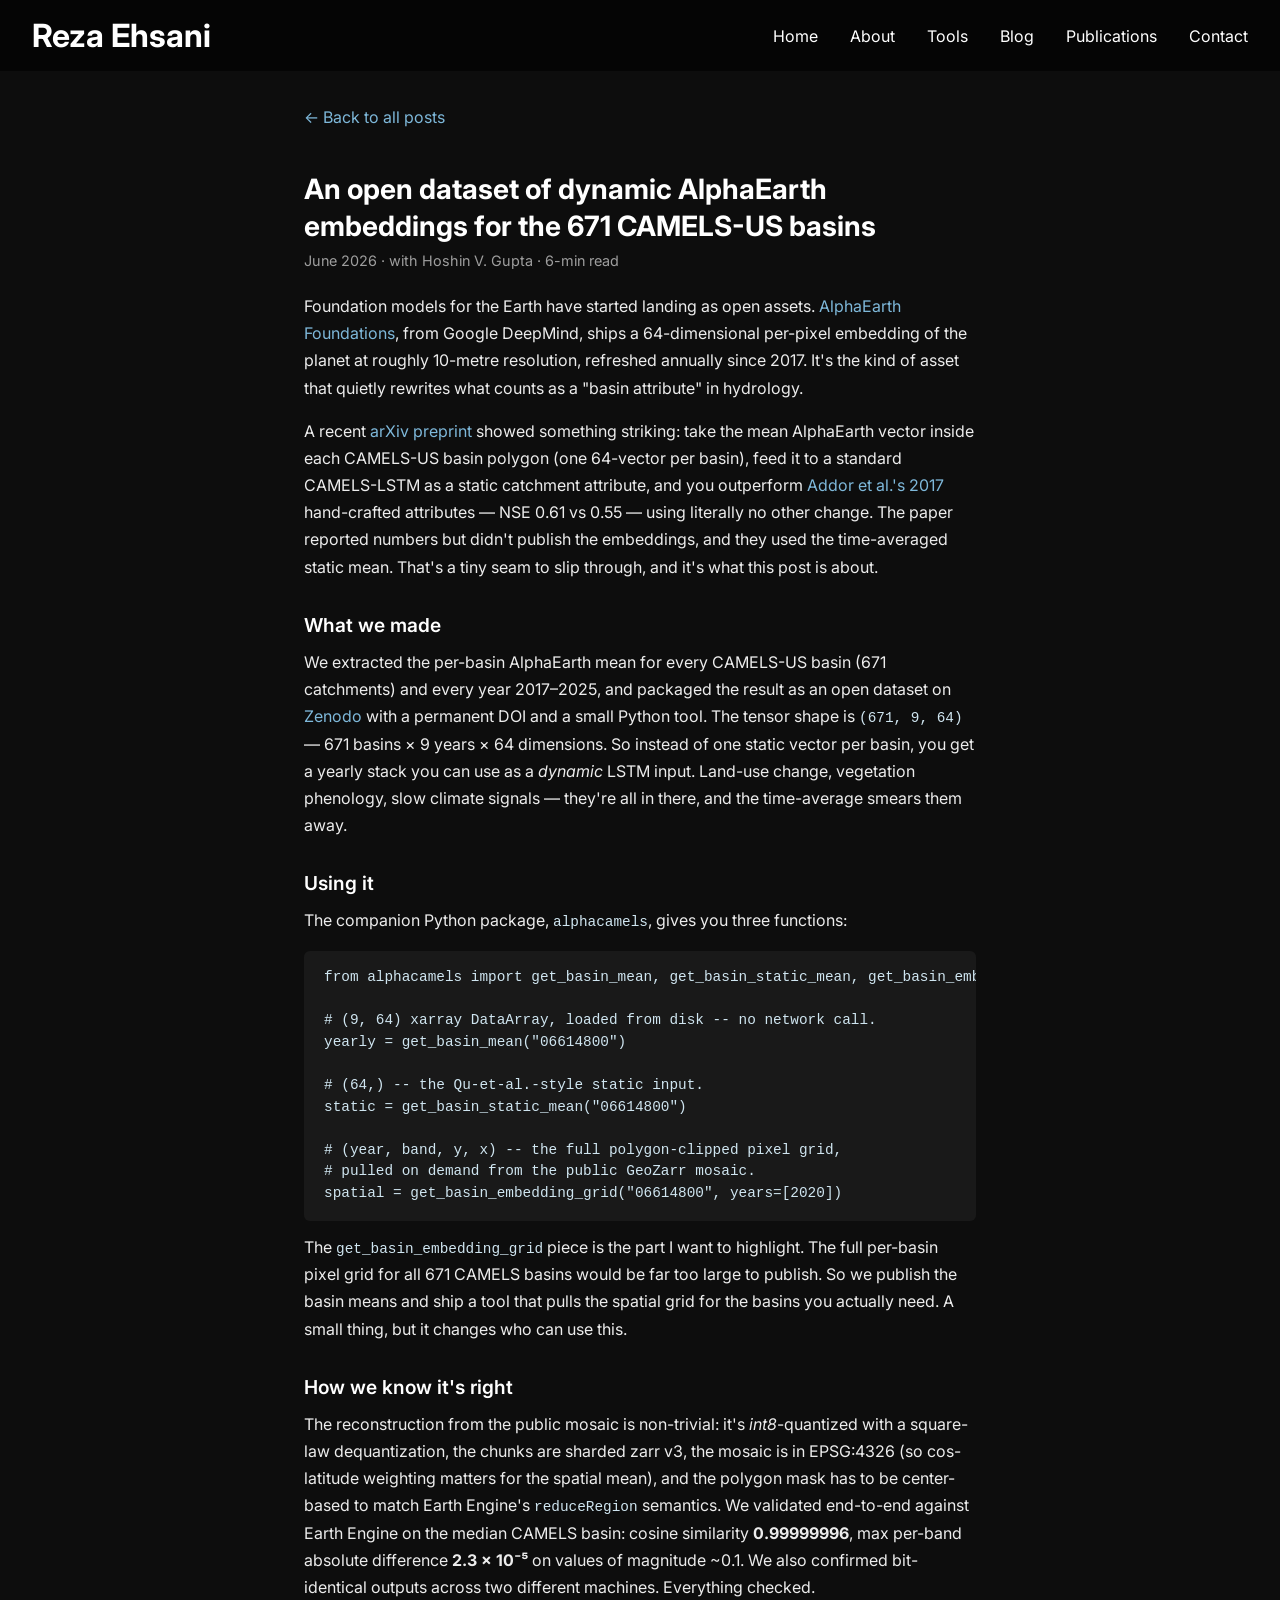
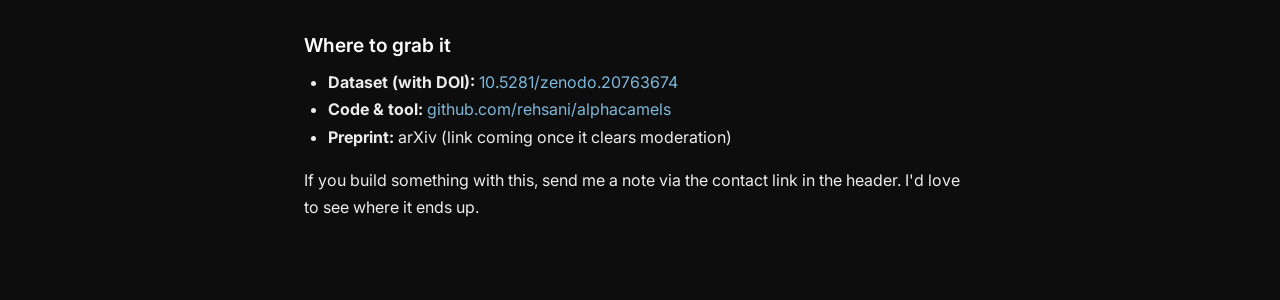
<file: blog-alphacamels.html>
<!DOCTYPE html>
<html lang="en">
<head>
  <meta charset="utf-8">
  <meta name="viewport" content="width=device-width, initial-scale=1">
  <title>An open dataset of dynamic AlphaEarth embeddings for 671 US basins — Reza Ehsani</title>
  <meta name="description" content="Publishing the per-year AlphaEarth Foundations basin-mean embeddings for the CAMELS-US 671 basins, with a small Python package to grab spatial embeddings on demand.">
  <link rel="canonical" href="https://rehsani.github.io/blog-alphacamels.html">

  <!-- Open Graph for rich previews -->
  <meta property="og:type" content="article">
  <meta property="og:title" content="An open dataset of dynamic AlphaEarth embeddings for 671 US basins — Reza Ehsani">
  <meta property="og:description" content="Publishing the per-year AlphaEarth Foundations basin-mean embeddings for the CAMELS-US 671 basins, with a small Python package to grab spatial embeddings on demand.">
  <meta property="og:url" content="https://rehsani.github.io/blog-alphacamels.html">
  <meta property="og:image" content="https://rehsani.github.io/images/cover.png">

  <!-- Twitter Card -->
  <meta name="twitter:card" content="summary_large_image">
  <meta name="twitter:title" content="An open dataset of dynamic AlphaEarth embeddings for 671 US basins — Reza Ehsani">
  <meta name="twitter:description" content="Publishing the per-year AlphaEarth Foundations basin-mean embeddings for the CAMELS-US 671 basins, with a small Python package to grab spatial embeddings on demand.">
  <meta name="twitter:image" content="https://rehsani.github.io/images/cover.png">

  <link rel="preconnect" href="https://fonts.googleapis.com">
  <link rel="preconnect" href="https://fonts.gstatic.com" crossorigin>
  <link href="https://fonts.googleapis.com/css2?family=Inter:wght@400;600;700&display=swap" rel="stylesheet">
  <link rel="stylesheet" href="css/style.css">
  <script src="js/nav.js" defer></script>
  <!-- GoatCounter: cookieless, no IPs stored. Feeds data/visitors.json via the visitor-map workflow. -->
  <script data-goatcounter="https://rehsani.goatcounter.com/count"
          async src="//gc.zgo.at/count.js"></script>
  <style>
    /* Post-specific extras only; the shared .blog-article core lives in css/style.css. */
    .blog-article pre { background: rgba(255,255,255,0.05); border-radius: 6px; padding: 1rem 1.25rem; overflow-x: auto; }
    .blog-article code { color: #cfe5f0; font-family: ui-monospace, SFMono-Regular, Menlo, Consolas, monospace; font-size: 0.9rem; }
    .blog-article pre code { display: block; line-height: 1.5; }
  </style>
</head>
<body>
  <header class="top-bar">
    <nav>
      <a href="index.html" class="name">Reza Ehsani</a>
      <ul class="nav-links">
        <li><a href="index.html">Home</a></li>
        <li><a href="index.html#about">About</a></li>
        <li class="dropdown">
          <button type="button" class="dropdown-toggle" aria-expanded="false" aria-haspopup="true">Tools</button>
          <ul class="dropdown-menu">
            <li><a href="tax-tool/index.html">US Tax Map</a></li>
            <li><a href="https://github.com/rehsani/lake-area-gee" target="_blank">Lake Area from Space</a></li>
            <li><a href="https://github.com/rehsani/alphacamels" target="_blank">AlphaCAMELS</a></li>
          </ul>
        </li>
        <li><a href="blog.html">Blog</a></li>
        <li><a href="https://scholar.google.com/citations?view_op=list_works&hl=en&user=kGu8lPYAAAAJ" target="_blank">Publications</a></li>
        <li><a href="index.html#contact">Contact</a></li>
      </ul>
    </nav>
  </header>

  <main class="blog-article">
    <p><a href="blog.html" class="back">← Back to all posts</a></p>
    <h1>An open dataset of dynamic AlphaEarth embeddings for the 671 CAMELS-US basins</h1>
    <div class="meta">June 2026 · with Hoshin V. Gupta · 6-min read</div>

    <p>Foundation models for the Earth have started landing as open assets. <a href="https://deepmind.google/discover/blog/alphaearth-foundations-helps-map-our-planet-in-unprecedented-detail/" target="_blank">AlphaEarth Foundations</a>, from Google DeepMind, ships a 64-dimensional per-pixel embedding of the planet at roughly 10-metre resolution, refreshed annually since 2017. It's the kind of asset that quietly rewrites what counts as a "basin attribute" in hydrology.</p>

    <p>A recent <a href="https://arxiv.org/abs/2601.01558" target="_blank">arXiv preprint</a> showed something striking: take the mean AlphaEarth vector inside each CAMELS-US basin polygon (one 64-vector per basin), feed it to a standard CAMELS-LSTM as a static catchment attribute, and you outperform <a href="https://doi.org/10.5194/hess-21-5293-2017" target="_blank">Addor et al.'s 2017</a> hand-crafted attributes — NSE 0.61 vs 0.55 — using literally no other change. The paper reported numbers but didn't publish the embeddings, and they used the time-averaged static mean. That's a tiny seam to slip through, and it's what this post is about.</p>

    <h2>What we made</h2>

    <p>We extracted the per-basin AlphaEarth mean for every CAMELS-US basin (671 catchments) and every year 2017–2025, and packaged the result as an open dataset on <a href="https://doi.org/10.5281/zenodo.20763674" target="_blank">Zenodo</a> with a permanent DOI and a small Python tool. The tensor shape is <code>(671, 9, 64)</code> — 671 basins × 9 years × 64 dimensions. So instead of one static vector per basin, you get a yearly stack you can use as a <em>dynamic</em> LSTM input. Land-use change, vegetation phenology, slow climate signals — they're all in there, and the time-average smears them away.</p>

    <h2>Using it</h2>

    <p>The companion Python package, <a href="https://github.com/rehsani/alphacamels" target="_blank"><code>alphacamels</code></a>, gives you three functions:</p>

    <pre><code>from alphacamels import get_basin_mean, get_basin_static_mean, get_basin_embedding_grid

# (9, 64) xarray DataArray, loaded from disk -- no network call.
yearly = get_basin_mean("06614800")

# (64,) -- the Qu-et-al.-style static input.
static = get_basin_static_mean("06614800")

# (year, band, y, x) -- the full polygon-clipped pixel grid,
# pulled on demand from the public GeoZarr mosaic.
spatial = get_basin_embedding_grid("06614800", years=[2020])
</code></pre>

    <p>The <code>get_basin_embedding_grid</code> piece is the part I want to highlight. The full per-basin pixel grid for all 671 CAMELS basins would be far too large to publish. So we publish the basin means and ship a tool that pulls the spatial grid for the basins you actually need. A small thing, but it changes who can use this.</p>

    <h2>How we know it's right</h2>

    <p>The reconstruction from the public mosaic is non-trivial: it's <em>int8</em>-quantized with a square-law dequantization, the chunks are sharded zarr v3, the mosaic is in EPSG:4326 (so cos-latitude weighting matters for the spatial mean), and the polygon mask has to be center-based to match Earth Engine's <code>reduceRegion</code> semantics. We validated end-to-end against Earth Engine on the median CAMELS basin: cosine similarity <strong>0.99999996</strong>, max per-band absolute difference <strong>2.3 × 10⁻⁵</strong> on values of magnitude ~0.1. We also confirmed bit-identical outputs across two different machines. Everything checked.</p>

    <h2 id="data-availability">Where to grab it</h2>

    <ul>
      <li><strong>Dataset (with DOI):</strong> <a href="https://doi.org/10.5281/zenodo.20763674" target="_blank">10.5281/zenodo.20763674</a></li>
      <li><strong>Code &amp; tool:</strong> <a href="https://github.com/rehsani/alphacamels" target="_blank">github.com/rehsani/alphacamels</a></li>
      <li><strong>Preprint:</strong> arXiv (link coming once it clears moderation)</li>
    </ul>

    <p>If you build something with this, send me a note via the contact link in the header. I'd love to see where it ends up.</p>
  </main>
</body>
</html>
</file>
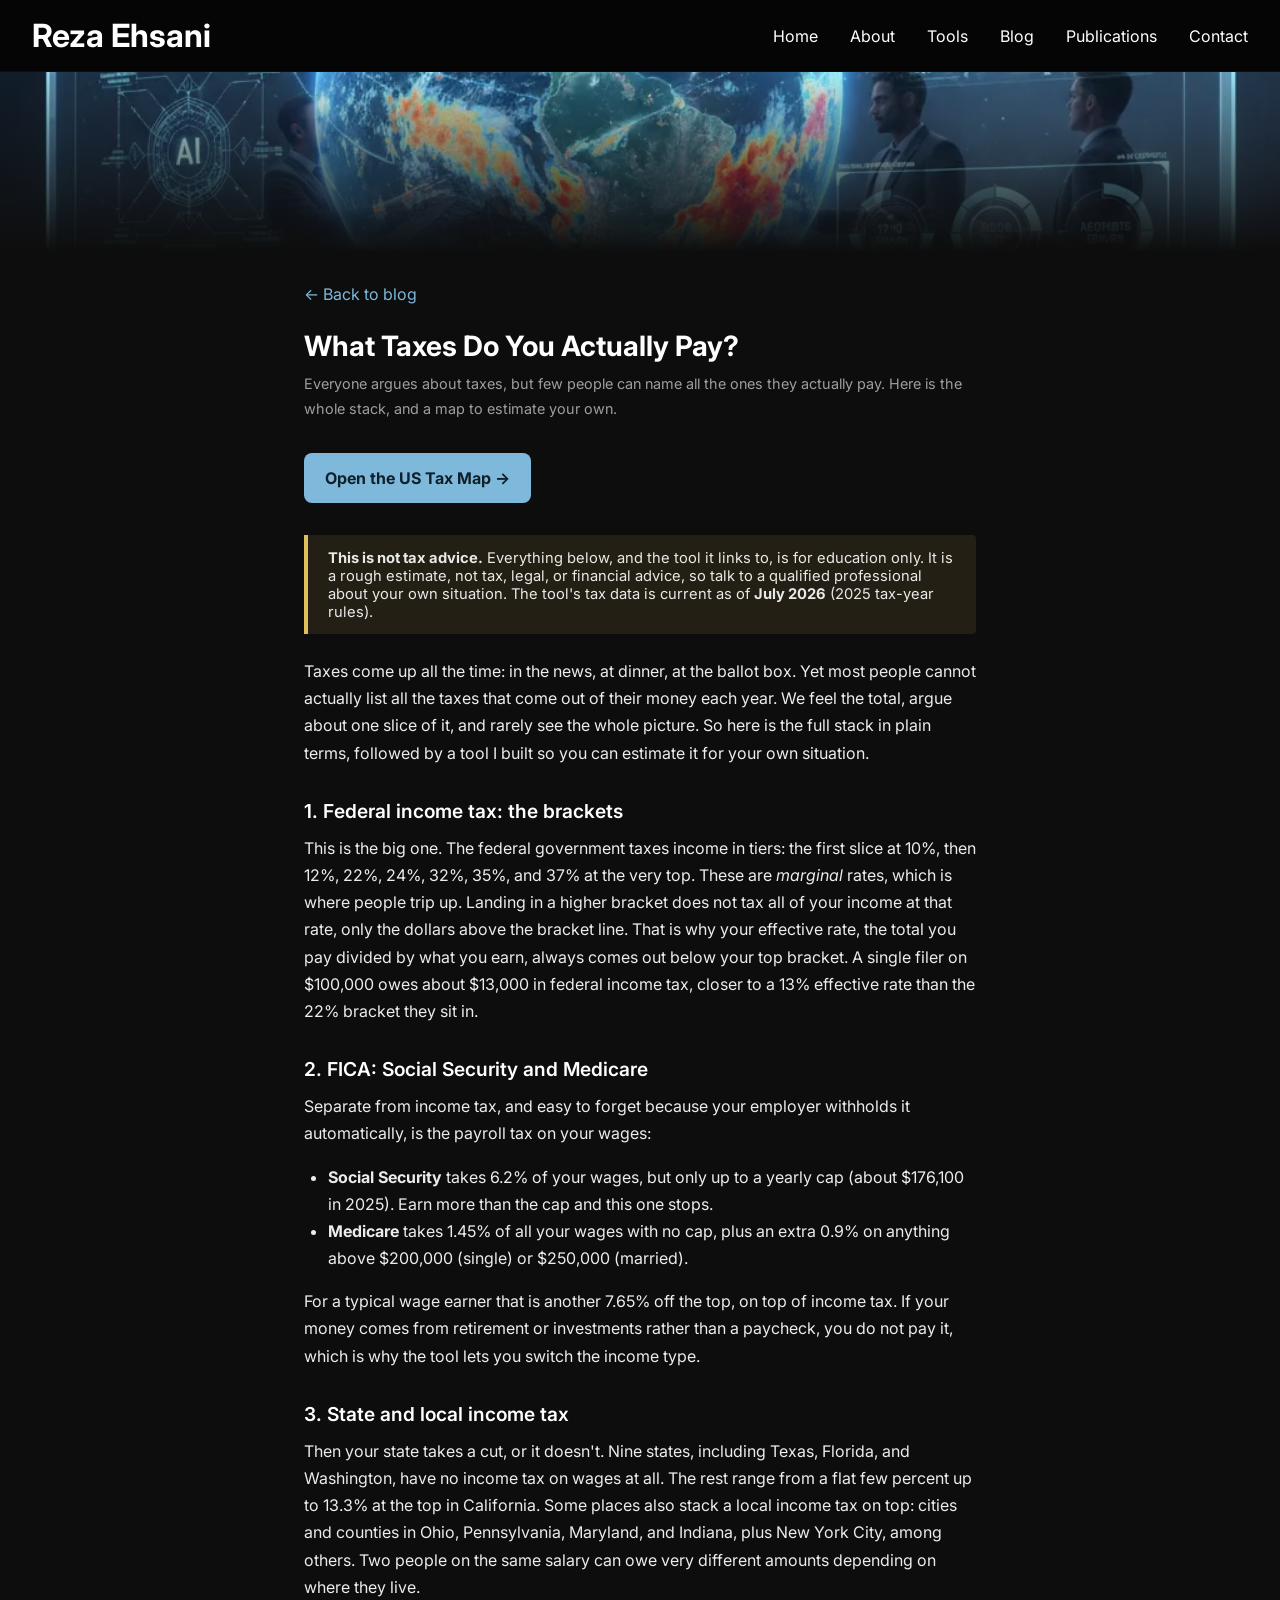
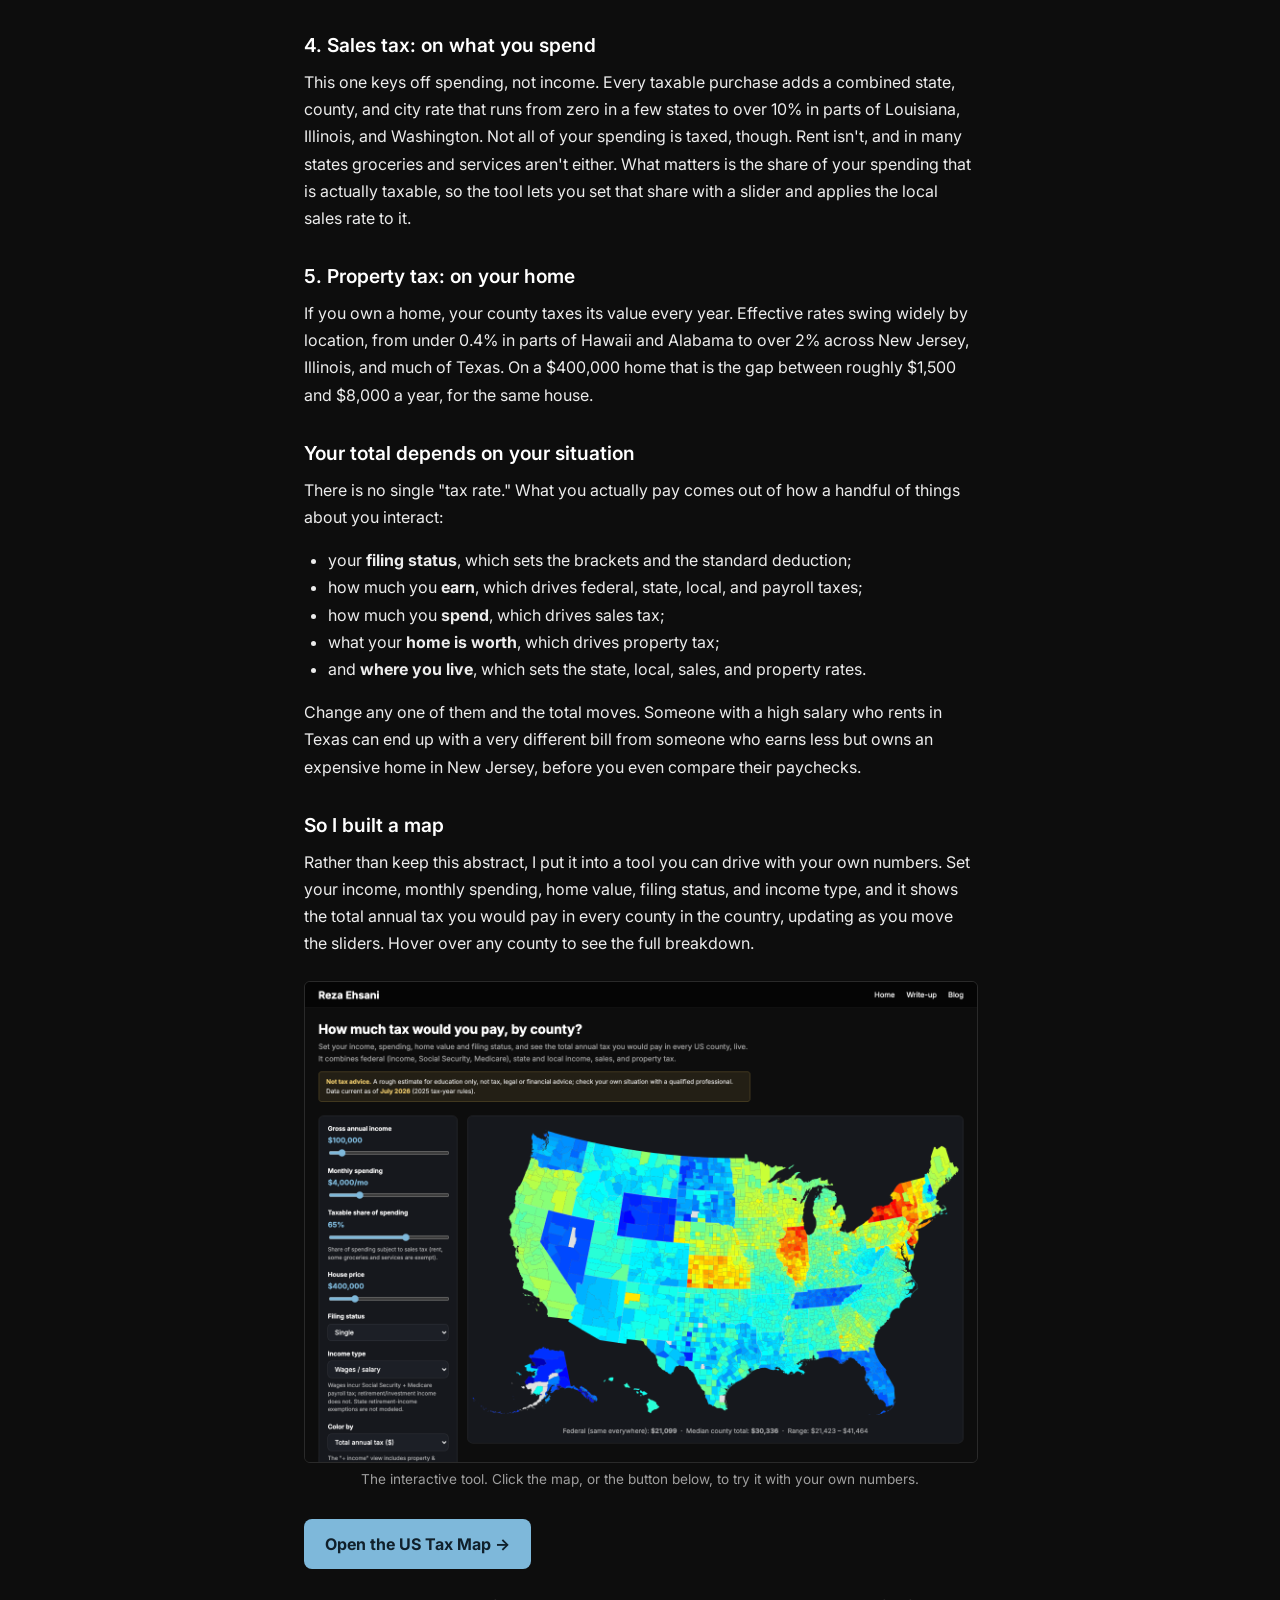
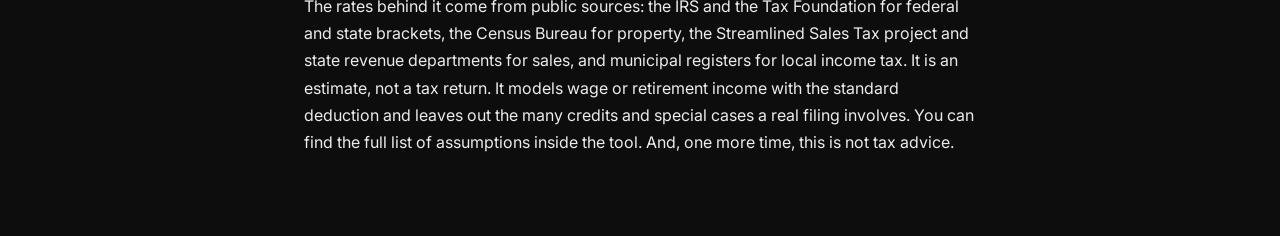
<file: blog-tax-map.html>
<!DOCTYPE html>
<html lang="en">
<head>
  <meta charset="utf-8">
  <meta name="viewport" content="width=device-width, initial-scale=1">
  <title>What Taxes Do You Actually Pay? — Reza Ehsani</title>
  <meta name="description" content="Federal income tax, FICA, Medicare, state and local income tax, sales tax, property tax: what they are and how your total depends on your income, spending, and home. Plus an interactive US map to estimate your own.">
  <link rel="canonical" href="https://rehsani.github.io/blog-tax-map.html">

  <!-- Open Graph for rich previews -->
  <meta property="og:type" content="article">
  <meta property="og:title" content="What Taxes Do You Actually Pay? — Reza Ehsani">
  <meta property="og:description" content="Federal income tax, FICA, Medicare, state and local income tax, sales tax, property tax: what they are and how your total depends on your income, spending, and home. Plus an interactive US map to estimate your own.">
  <meta property="og:url" content="https://rehsani.github.io/blog-tax-map.html">
  <meta property="og:image" content="https://rehsani.github.io/images/tax-map-tool.png">

  <!-- Twitter Card -->
  <meta name="twitter:card" content="summary_large_image">
  <meta name="twitter:title" content="What Taxes Do You Actually Pay? — Reza Ehsani">
  <meta name="twitter:description" content="Federal income tax, FICA, Medicare, state and local income tax, sales tax, property tax: what they are and how your total depends on your income, spending, and home. Plus an interactive US map to estimate your own.">
  <meta name="twitter:image" content="https://rehsani.github.io/images/tax-map-tool.png">

  <link rel="preconnect" href="https://fonts.googleapis.com">
  <link rel="preconnect" href="https://fonts.gstatic.com" crossorigin>
  <link href="https://fonts.googleapis.com/css2?family=Inter:wght@400;600;700&display=swap" rel="stylesheet">
  <link rel="stylesheet" href="css/style.css">
  <script src="js/nav.js" defer></script>
  <!-- GoatCounter: cookieless, no IPs stored. Feeds data/visitors.json via the visitor-map workflow. -->
  <script data-goatcounter="https://rehsani.goatcounter.com/count"
          async src="//gc.zgo.at/count.js"></script>
  <style>
    /* Post-specific extras only; the shared .blog-article core lives in css/style.css.
       The img rule below re-declares the shared one to add a hairline border. */
    .blog-article img { max-width: 100%; height: auto; display: block; border-radius: 6px; border: 1px solid rgba(255,255,255,0.12); }
    .blog-article .disclaimer-box { background: rgba(240, 190, 90, 0.1); border-left: 4px solid #e0be5a; padding: 0.85rem 1.25rem; margin: 1.5rem 0; border-radius: 0 4px 4px 0; color: rgba(255,255,255,0.9); font-size: 0.92rem; }
    .blog-article .launch { display: inline-block; margin: 0.5rem 0 0.5rem; background: #7eb8da; color: #10202b; font-weight: 700; padding: 0.7rem 1.3rem; border-radius: 8px; text-decoration: none; }
    .blog-article .launch:hover { background: #9ccbe6; text-decoration: none; }
  </style>
</head>
<body>
  <header class="top-bar">
    <nav>
      <a href="index.html" class="name">Reza Ehsani</a>
      <ul class="nav-links">
        <li><a href="index.html">Home</a></li>
        <li><a href="index.html#about">About</a></li>
        <li class="dropdown">
          <button type="button" class="dropdown-toggle" aria-expanded="false" aria-haspopup="true">Tools</button>
          <ul class="dropdown-menu">
            <li><a href="tax-tool/index.html">US Tax Map</a></li>
            <li><a href="https://github.com/rehsani/lake-area-gee" target="_blank">Lake Area from Space</a></li>
            <li><a href="https://github.com/rehsani/alphacamels" target="_blank">AlphaCAMELS</a></li>
          </ul>
        </li>
        <li><a href="blog.html">Blog</a></li>
        <li><a href="https://scholar.google.com/citations?view_op=list_works&hl=en&user=kGu8lPYAAAAJ" target="_blank">Publications</a></li>
        <li><a href="index.html#contact">Contact</a></li>
      </ul>
    </nav>
  </header>

  <div class="landing" style="min-height: 20vh;"></div>

  <article class="blog-article">
    <a href="blog.html" class="back">← Back to blog</a>
    <h1>What Taxes Do You Actually Pay?</h1>
    <p class="meta">Everyone argues about taxes, but few people can name all the ones they actually pay.
    Here is the whole stack, and a map to estimate your own.</p>

    <p><a href="tax-tool/index.html" class="launch">Open the US Tax Map →</a></p>

    <div class="disclaimer-box">
      <strong>This is not tax advice.</strong> Everything below, and the tool it links to, is for
      education only. It is a rough estimate, not tax, legal, or financial advice, so talk to a
      qualified professional about your own situation. The tool's tax data is current as of
      <strong>July 2026</strong> (2025 tax-year rules).
    </div>

    <p>
      Taxes come up all the time: in the news, at dinner, at the ballot box. Yet most people cannot
      actually list all the taxes that come out of their money each year. We feel the total, argue
      about one slice of it, and rarely see the whole picture. So here is the full stack in plain
      terms, followed by a tool I built so you can estimate it for your own situation.
    </p>

    <h2>1. Federal income tax: the brackets</h2>
    <p>
      This is the big one. The federal government taxes income in tiers: the first slice at 10%, then
      12%, 22%, 24%, 32%, 35%, and 37% at the very top. These are <em>marginal</em> rates, which is
      where people trip up. Landing in a higher bracket does not tax all of your income at that rate,
      only the dollars above the bracket line. That is why your effective rate, the total you pay
      divided by what you earn, always comes out below your top bracket. A single filer on $100,000
      owes about $13,000 in federal income tax, closer to a 13% effective rate than the 22% bracket
      they sit in.
    </p>

    <h2>2. FICA: Social Security and Medicare</h2>
    <p>
      Separate from income tax, and easy to forget because your employer withholds it automatically,
      is the payroll tax on your wages:
    </p>
    <ul>
      <li><strong>Social Security</strong> takes 6.2% of your wages, but only up to a yearly cap (about
        $176,100 in 2025). Earn more than the cap and this one stops.</li>
      <li><strong>Medicare</strong> takes 1.45% of all your wages with no cap, plus an extra 0.9% on
        anything above $200,000 (single) or $250,000 (married).</li>
    </ul>
    <p>
      For a typical wage earner that is another 7.65% off the top, on top of income tax. If your money
      comes from retirement or investments rather than a paycheck, you do not pay it, which is why the
      tool lets you switch the income type.
    </p>

    <h2>3. State and local income tax</h2>
    <p>
      Then your state takes a cut, or it doesn't. Nine states, including Texas, Florida, and
      Washington, have no income tax on wages at all. The rest range from a flat few percent up to
      13.3% at the top in California. Some places also stack a local income tax on top: cities and
      counties in Ohio, Pennsylvania, Maryland, and Indiana, plus New York City, among others. Two
      people on the same salary can owe very different amounts depending on where they live.
    </p>

    <h2>4. Sales tax: on what you spend</h2>
    <p>
      This one keys off spending, not income. Every taxable purchase adds a combined state, county, and
      city rate that runs from zero in a few states to over 10% in parts of Louisiana, Illinois, and
      Washington. Not all of your spending is taxed, though. Rent isn't, and in many states groceries
      and services aren't either. What matters is the share of your spending that is actually taxable,
      so the tool lets you set that share with a slider and applies the local sales rate to it.
    </p>

    <h2>5. Property tax: on your home</h2>
    <p>
      If you own a home, your county taxes its value every year. Effective rates swing widely by
      location, from under 0.4% in parts of Hawaii and Alabama to over 2% across New Jersey, Illinois,
      and much of Texas. On a $400,000 home that is the gap between roughly $1,500 and $8,000 a year,
      for the same house.
    </p>

    <h2>Your total depends on your situation</h2>
    <p>
      There is no single "tax rate." What you actually pay comes out of how a handful of things about
      you interact:
    </p>
    <ul>
      <li>your <strong>filing status</strong>, which sets the brackets and the standard deduction;</li>
      <li>how much you <strong>earn</strong>, which drives federal, state, local, and payroll taxes;</li>
      <li>how much you <strong>spend</strong>, which drives sales tax;</li>
      <li>what your <strong>home is worth</strong>, which drives property tax;</li>
      <li>and <strong>where you live</strong>, which sets the state, local, sales, and property rates.</li>
    </ul>
    <p>
      Change any one of them and the total moves. Someone with a high salary who rents in Texas can end
      up with a very different bill from someone who earns less but owns an expensive home in New
      Jersey, before you even compare their paychecks.
    </p>

    <h2>So I built a map</h2>
    <p>
      Rather than keep this abstract, I put it into a tool you can drive with your own numbers. Set
      your income, monthly spending, home value, filing status, and income type, and it shows the total
      annual tax you would pay in every county in the country, updating as you move the sliders. Hover
      over any county to see the full breakdown.
    </p>

    <figure>
      <a href="tax-tool/index.html">
        <picture>
          <source type="image/webp" srcset="images/tax-map-tool.webp">
          <img src="images/tax-map-tool.png" alt="Interactive US tax map showing total annual tax by county" width="1400" height="1000">
        </picture>
      </a>
      <figcaption>The interactive tool. Click the map, or the button below, to try it with your own numbers.</figcaption>
    </figure>

    <p><a href="tax-tool/index.html" class="launch">Open the US Tax Map →</a></p>

    <p>
      The rates behind it come from public sources: the IRS and the Tax Foundation for federal and
      state brackets, the Census Bureau for property, the Streamlined Sales Tax project and state
      revenue departments for sales, and municipal registers for local income tax. It is an estimate,
      not a tax return. It models wage or retirement income with the standard deduction and leaves out
      the many credits and special cases a real filing involves. You can find the full list of
      assumptions inside the tool. And, one more time, this is not tax advice.
    </p>
  </article>
</body>
</html>
</file>
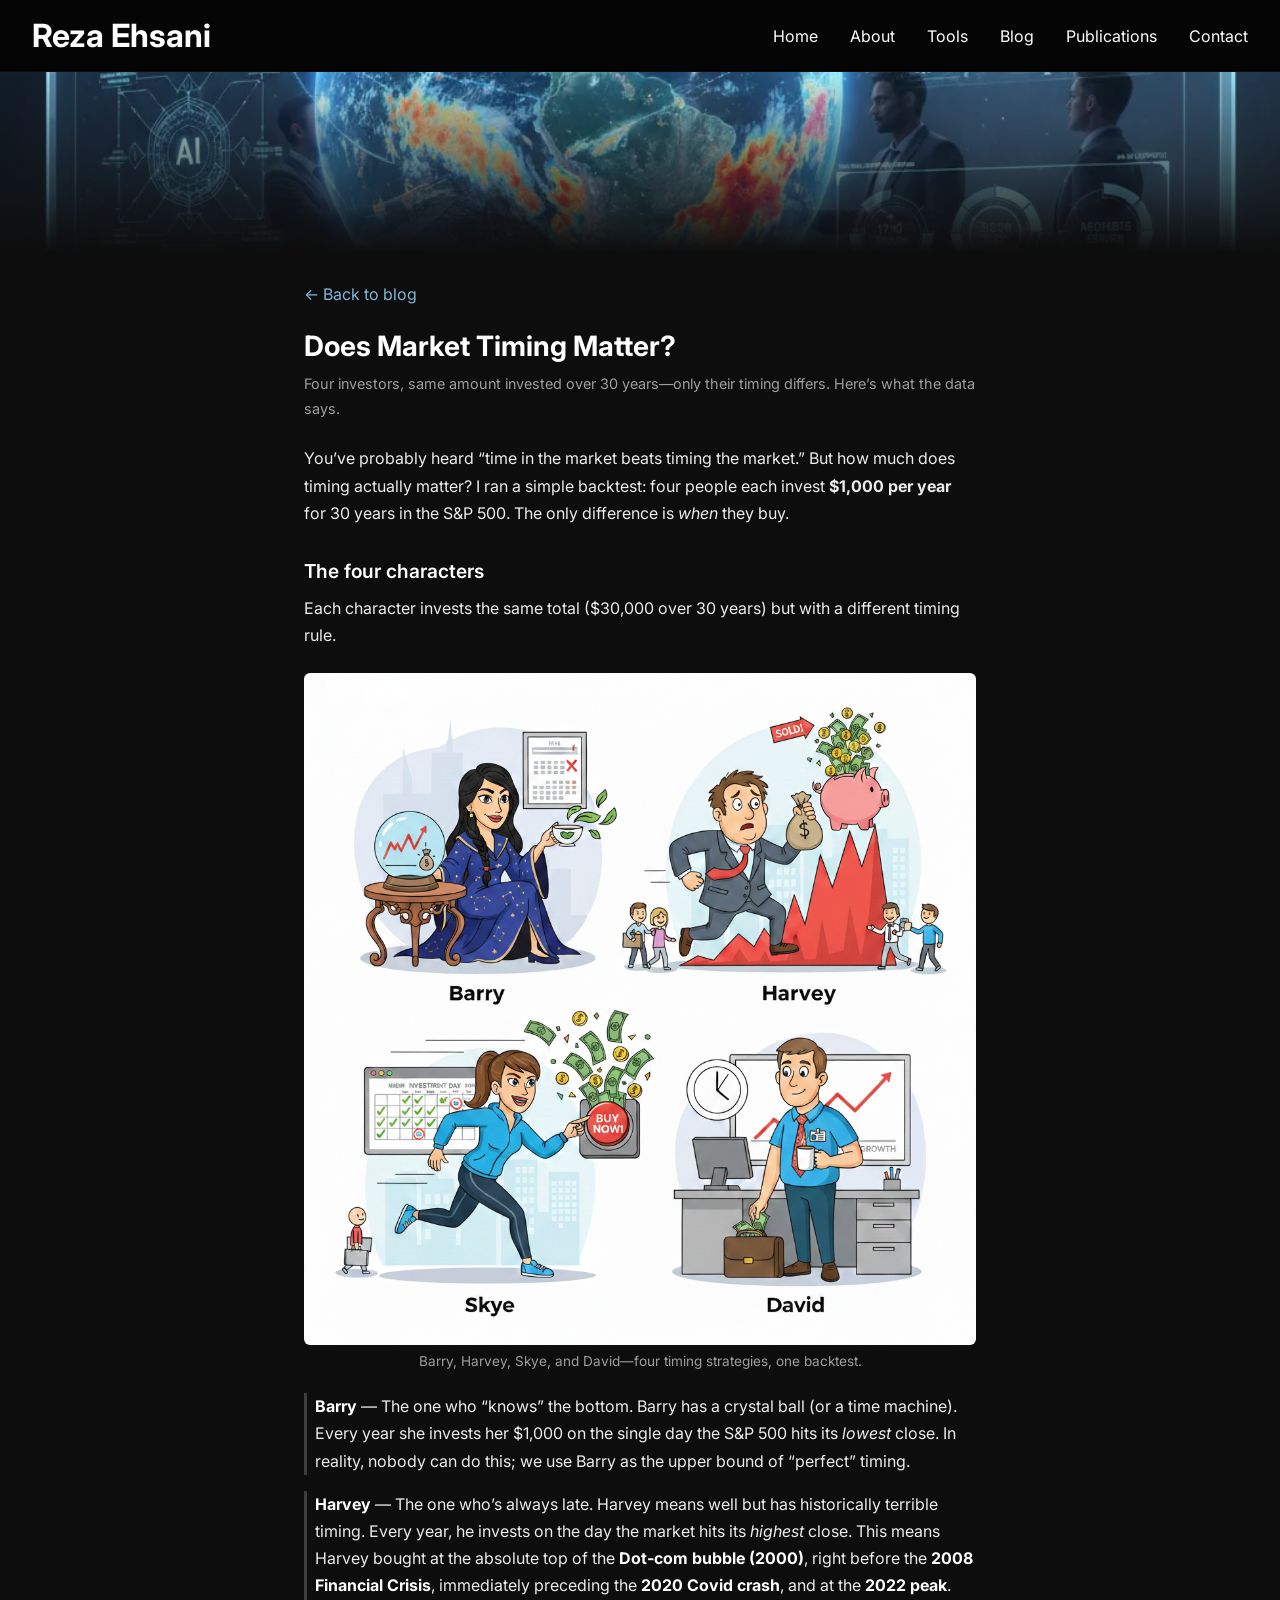
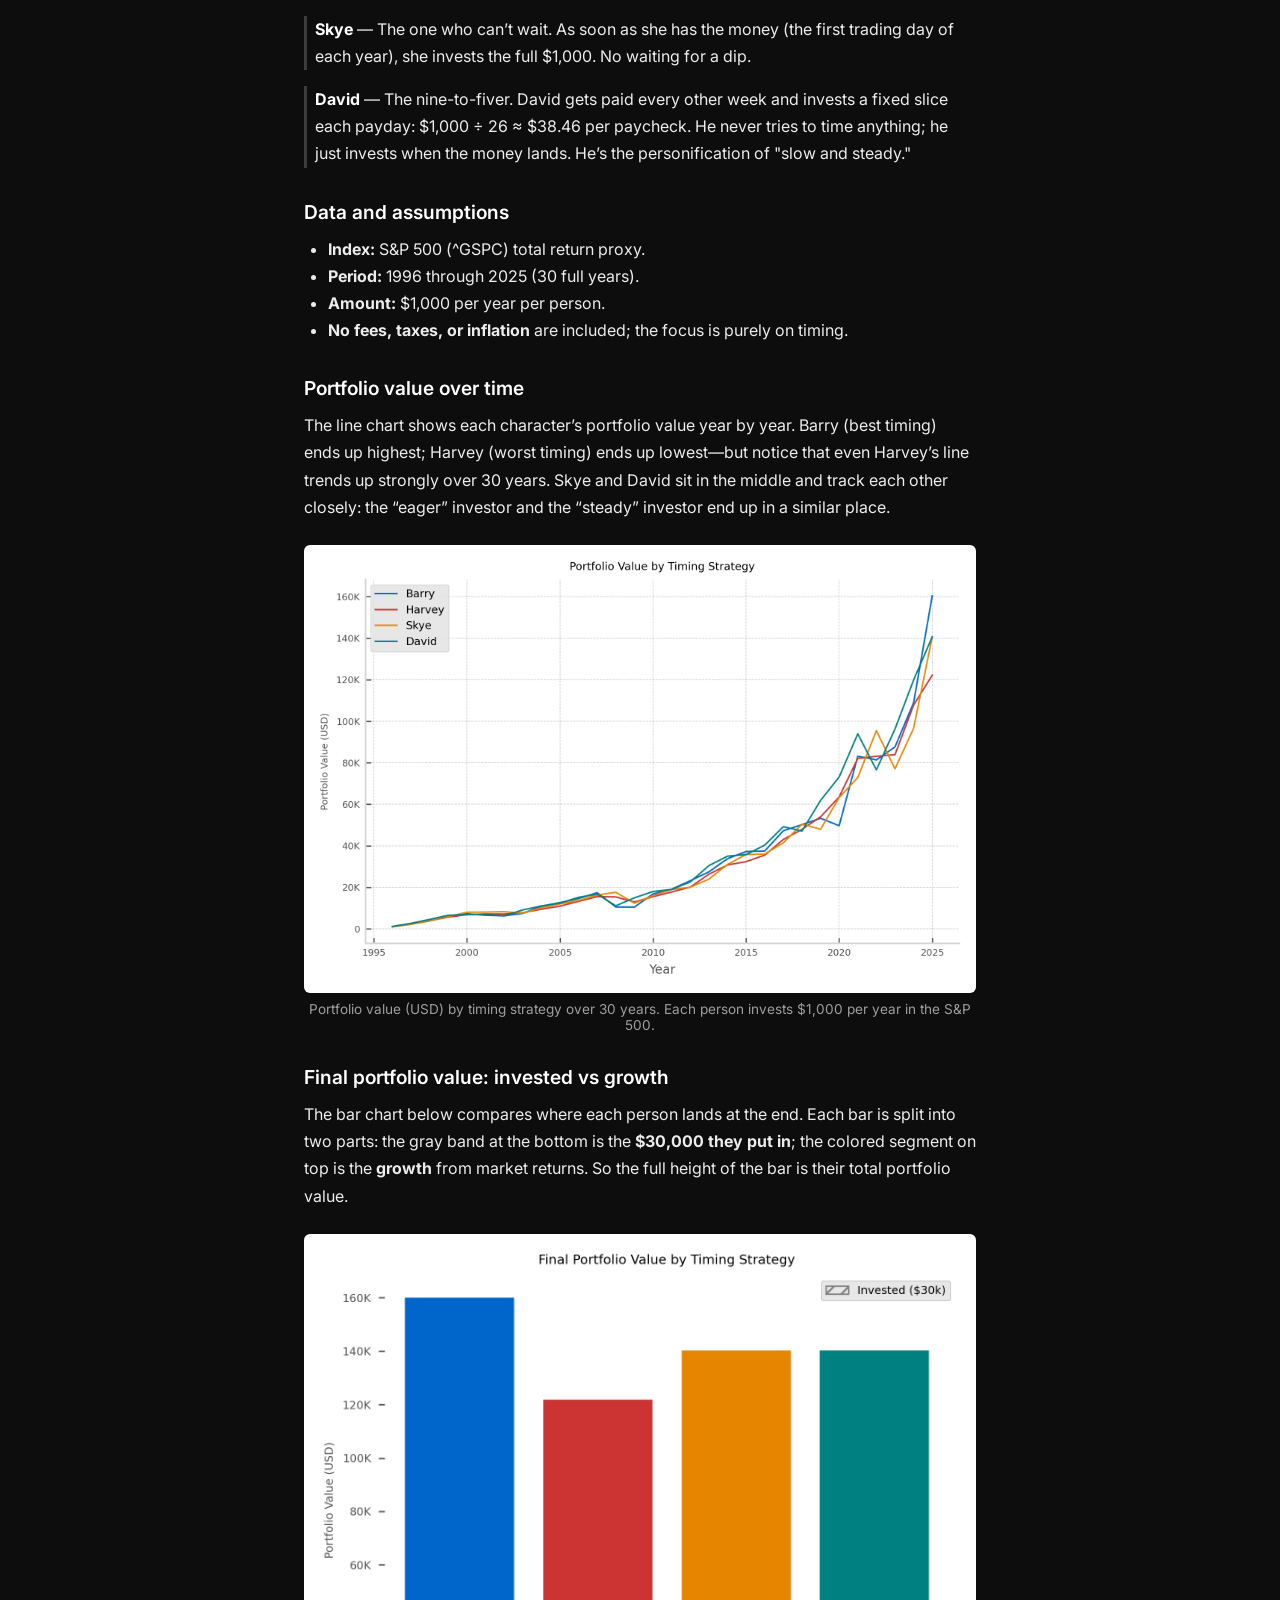
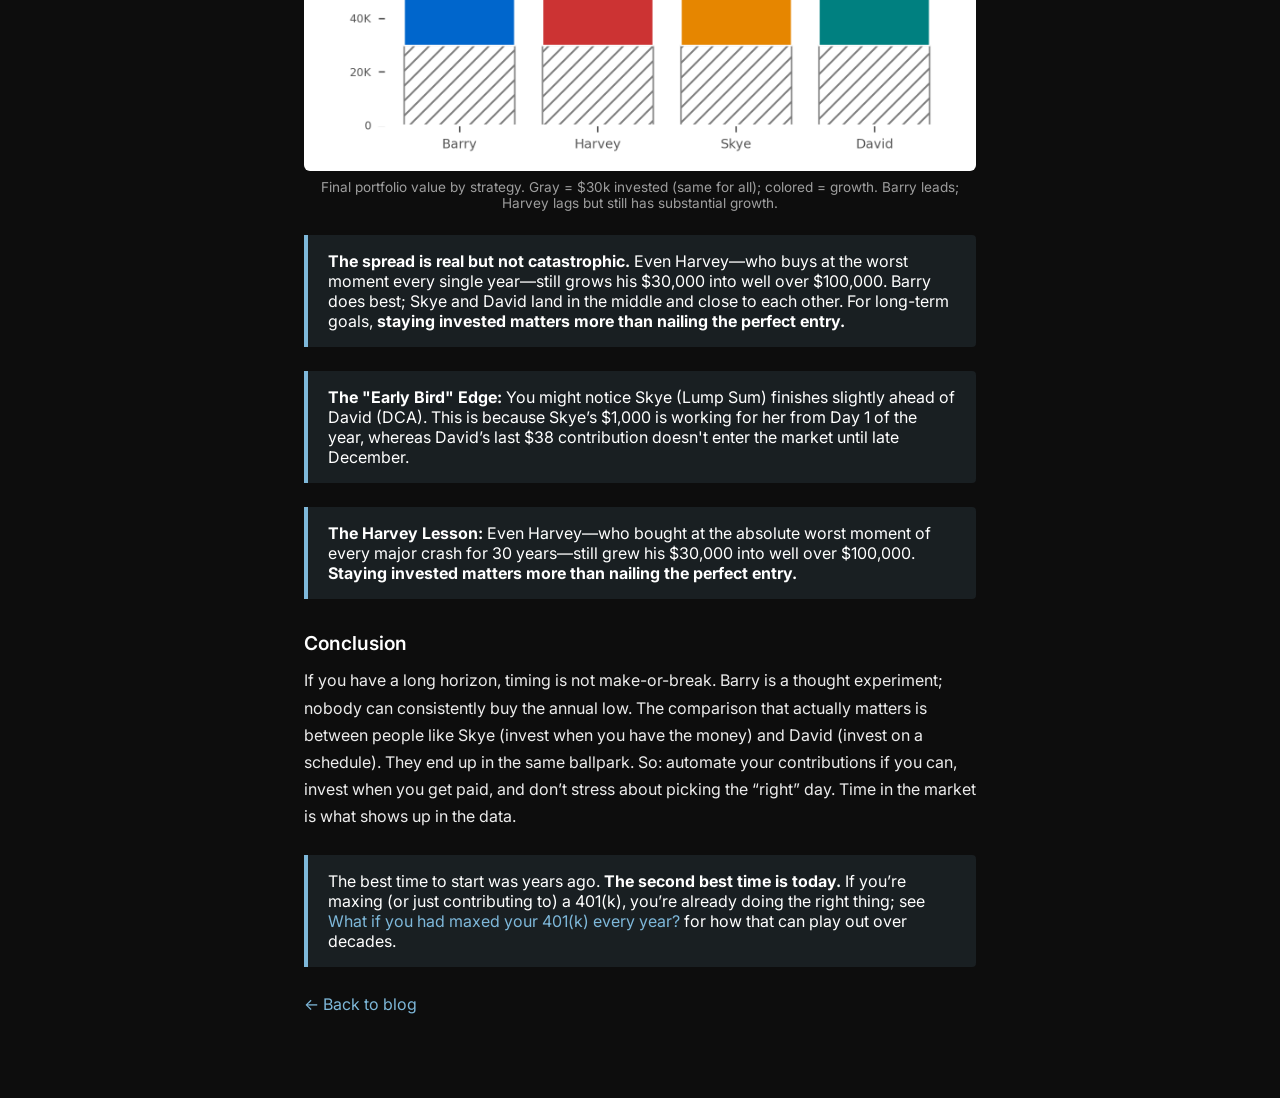
<file: blog-timing.html>
<!DOCTYPE html>
<html lang="en">
<head>
  <meta charset="utf-8">
  <meta name="viewport" content="width=device-width, initial-scale=1">
  <title>Does Market Timing Matter? — Reza Ehsani</title>
  <meta name="description" content="Four investors, same amount invested over 30 years—only their timing differs. A backtest on whether time in the market beats timing the market.">
  <link rel="canonical" href="https://rehsani.github.io/blog-timing.html">

  <!-- Open Graph for rich previews -->
  <meta property="og:type" content="article">
  <meta property="og:title" content="Does Market Timing Matter? — Reza Ehsani">
  <meta property="og:description" content="Four investors, same amount invested over 30 years—only their timing differs. A backtest on whether time in the market beats timing the market.">
  <meta property="og:url" content="https://rehsani.github.io/blog-timing.html">
  <meta property="og:image" content="https://rehsani.github.io/images/2a_characters.png">

  <!-- Twitter Card -->
  <meta name="twitter:card" content="summary_large_image">
  <meta name="twitter:title" content="Does Market Timing Matter? — Reza Ehsani">
  <meta name="twitter:description" content="Four investors, same amount invested over 30 years—only their timing differs. A backtest on whether time in the market beats timing the market.">
  <meta name="twitter:image" content="https://rehsani.github.io/images/2a_characters.png">

  <link rel="preconnect" href="https://fonts.googleapis.com">
  <link rel="preconnect" href="https://fonts.gstatic.com" crossorigin>
  <link href="https://fonts.googleapis.com/css2?family=Inter:wght@400;600;700&display=swap" rel="stylesheet">
  <link rel="stylesheet" href="css/style.css">
  <script src="js/nav.js" defer></script>
  <!-- GoatCounter: cookieless, no IPs stored. Feeds data/visitors.json via the visitor-map workflow. -->
  <script data-goatcounter="https://rehsani.goatcounter.com/count"
          async src="//gc.zgo.at/count.js"></script>
  <style>
    /* Post-specific extras only; the shared .blog-article core lives in css/style.css. */
    .blog-article .character { margin: 1rem 0; padding-left: 0.5rem; border-left: 3px solid rgba(255,255,255,0.2); }
    .blog-article .character strong { color: #fff; }
  </style>
</head>
<body>
  <header class="top-bar">
    <nav>
      <a href="index.html" class="name">Reza Ehsani</a>
      <ul class="nav-links">
        <li><a href="index.html">Home</a></li>
        <li><a href="index.html#about">About</a></li>
        <li class="dropdown">
          <button type="button" class="dropdown-toggle" aria-expanded="false" aria-haspopup="true">Tools</button>
          <ul class="dropdown-menu">
            <li><a href="tax-tool/index.html">US Tax Map</a></li>
            <li><a href="https://github.com/rehsani/lake-area-gee" target="_blank">Lake Area from Space</a></li>
            <li><a href="https://github.com/rehsani/alphacamels" target="_blank">AlphaCAMELS</a></li>
          </ul>
        </li>
        <li><a href="blog.html">Blog</a></li>
        <li><a href="https://scholar.google.com/citations?view_op=list_works&hl=en&user=kGu8lPYAAAAJ" target="_blank">Publications</a></li>
        <li><a href="index.html#contact">Contact</a></li>
      </ul>
    </nav>
  </header>

  <div class="landing" style="min-height: 20vh;"></div>

  <article class="blog-article">
    <a href="blog.html" class="back">← Back to blog</a>
    <h1>Does Market Timing Matter?</h1>
    <p class="meta">Four investors, same amount invested over 30 years—only their timing differs. Here’s what the data says.</p>

    <p>
      You’ve probably heard “time in the market beats timing the market.” But how much does timing actually matter? I ran a simple backtest: four people each invest <strong>$1,000 per year</strong> for 30 years in the S&P 500. The only difference is <em>when</em> they buy.
    </p>

    <h2>The four characters</h2>
    <p>
      Each character invests the same total ($30,000 over 30 years) but with a different timing rule.
    </p>
    <figure>
      <picture>
        <source type="image/webp" srcset="images/2a_characters.webp">
        <img src="images/2a_characters.png" alt="Cartoon of four investors: Barry, Harvey, Skye, and David." width="1024" height="1024">
      </picture>
      <figcaption>Barry, Harvey, Skye, and David—four timing strategies, one backtest.</figcaption>
    </figure>

    <div class="character">
      <p><strong>Barry</strong> — The one who “knows” the bottom. Barry has a crystal ball (or a time machine). Every year she invests her $1,000 on the single day the S&P 500 hits its <em>lowest</em> close. In reality, nobody can do this; we use Barry as the upper bound of “perfect” timing.</p>
    </div>
    <div class="character">
      <p><strong>Harvey</strong> — The one who’s always late. Harvey means well but has historically terrible timing. Every year, he invests on the day the market hits its <em>highest</em> close. This means Harvey bought at the absolute top of the <strong>Dot-com bubble (2000)</strong>, right before the <strong>2008 Financial Crisis</strong>, immediately preceding the <strong>2020 Covid crash</strong>, and at the <strong>2022 peak</strong>.</p>
    </div>
    <div class="character">
      <p><strong>Skye</strong> — The one who can’t wait. As soon as she has the money (the first trading day of each year), she invests the full $1,000. No waiting for a dip.</p>
    </div>
    <div class="character">
      <p><strong>David</strong> — The nine-to-fiver. David gets paid every other week and invests a fixed slice each payday: $1,000 ÷ 26 ≈ $38.46 per paycheck. He never tries to time anything; he just invests when the money lands. He’s the personification of "slow and steady."</p>
    </div>

    <h2>Data and assumptions</h2>
    <ul>
      <li><strong>Index:</strong> S&P 500 (^GSPC) total return proxy.</li>
      <li><strong>Period:</strong> 1996 through 2025 (30 full years).</li>
      <li><strong>Amount:</strong> $1,000 per year per person.</li>
      <li><strong>No fees, taxes, or inflation</strong> are included; the focus is purely on timing.</li>
    </ul>

    <h2>Portfolio value over time</h2>
    <p>
      The line chart shows each character’s portfolio value year by year. Barry (best timing) ends up highest; Harvey (worst timing) ends up lowest—but notice that even Harvey’s line trends up strongly over 30 years. Skye and David sit in the middle and track each other closely: the “eager” investor and the “steady” investor end up in a similar place.
    </p>
    <figure>
      <picture>
        <source type="image/webp" srcset="images/2b_timing_market_line_plot.webp">
        <img src="images/2b_timing_market_line_plot.png" alt="Line chart of portfolio value over time for four timing strategies: Barry, Harvey, Skye, David." width="1800" height="1200">
      </picture>
      <figcaption>Portfolio value (USD) by timing strategy over 30 years. Each person invests $1,000 per year in the S&P 500.</figcaption>
    </figure>

    <h2>Final portfolio value: invested vs growth</h2>
    <p>
      The bar chart below compares where each person lands at the end. Each bar is split into two parts: the gray band at the bottom is the <strong>$30,000 they put in</strong>; the colored segment on top is the <strong>growth</strong> from market returns. So the full height of the bar is their total portfolio value.
    </p>
    <figure>
      <picture>
        <source type="image/webp" srcset="images/2c_timing_market_bar_plot.webp">
        <img src="images/2c_timing_market_bar_plot.png" alt="Stacked bar chart of final portfolio value for Barry, Harvey, Skye, and David; gray segment = $30k invested, colored segment = growth." width="1500" height="1200">
      </picture>
      <figcaption>Final portfolio value by strategy. Gray = $30k invested (same for all); colored = growth. Barry leads; Harvey lags but still has substantial growth.</figcaption>
    </figure>

    <div class="highlight-box">
      <strong>The spread is real but not catastrophic.</strong> Even Harvey—who buys at the worst moment every single year—still grows his $30,000 into well over $100,000. Barry does best; Skye and David land in the middle and close to each other. For long-term goals, <strong>staying invested matters more than nailing the perfect entry.</strong>
    </div>

    <div class="highlight-box">
        <strong>The "Early Bird" Edge:</strong> You might notice Skye (Lump Sum) finishes slightly ahead of David (DCA). This is because Skye’s $1,000 is working for her from Day 1 of the year, whereas David’s last $38 contribution doesn't enter the market until late December. 
    </div>
  
    <div class="highlight-box">
    <strong>The Harvey Lesson:</strong> Even Harvey—who bought at the absolute worst moment of every major crash for 30 years—still grew his $30,000 into well over $100,000. <strong>Staying invested matters more than nailing the perfect entry.</strong>
    </div>

    <h2>Conclusion</h2>
    <p>
      If you have a long horizon, timing is not make-or-break. Barry is a thought experiment; nobody can consistently buy the annual low. The comparison that actually matters is between people like Skye (invest when you have the money) and David (invest on a schedule). They end up in the same ballpark. So: automate your contributions if you can, invest when you get paid, and don’t stress about picking the “right” day. Time in the market is what shows up in the data.
    </p>
    <div class="highlight-box">
      The best time to start was years ago. <strong>The second best time is today.</strong> If you’re maxing (or just contributing to) a 401(k), you’re already doing the right thing; see <a href="blog-401k.html">What if you had maxed your 401(k) every year?</a> for how that can play out over decades.
    </div>

    

    <p><a href="blog.html">← Back to blog</a></p>
  </article>
</body>
</html>
</file>
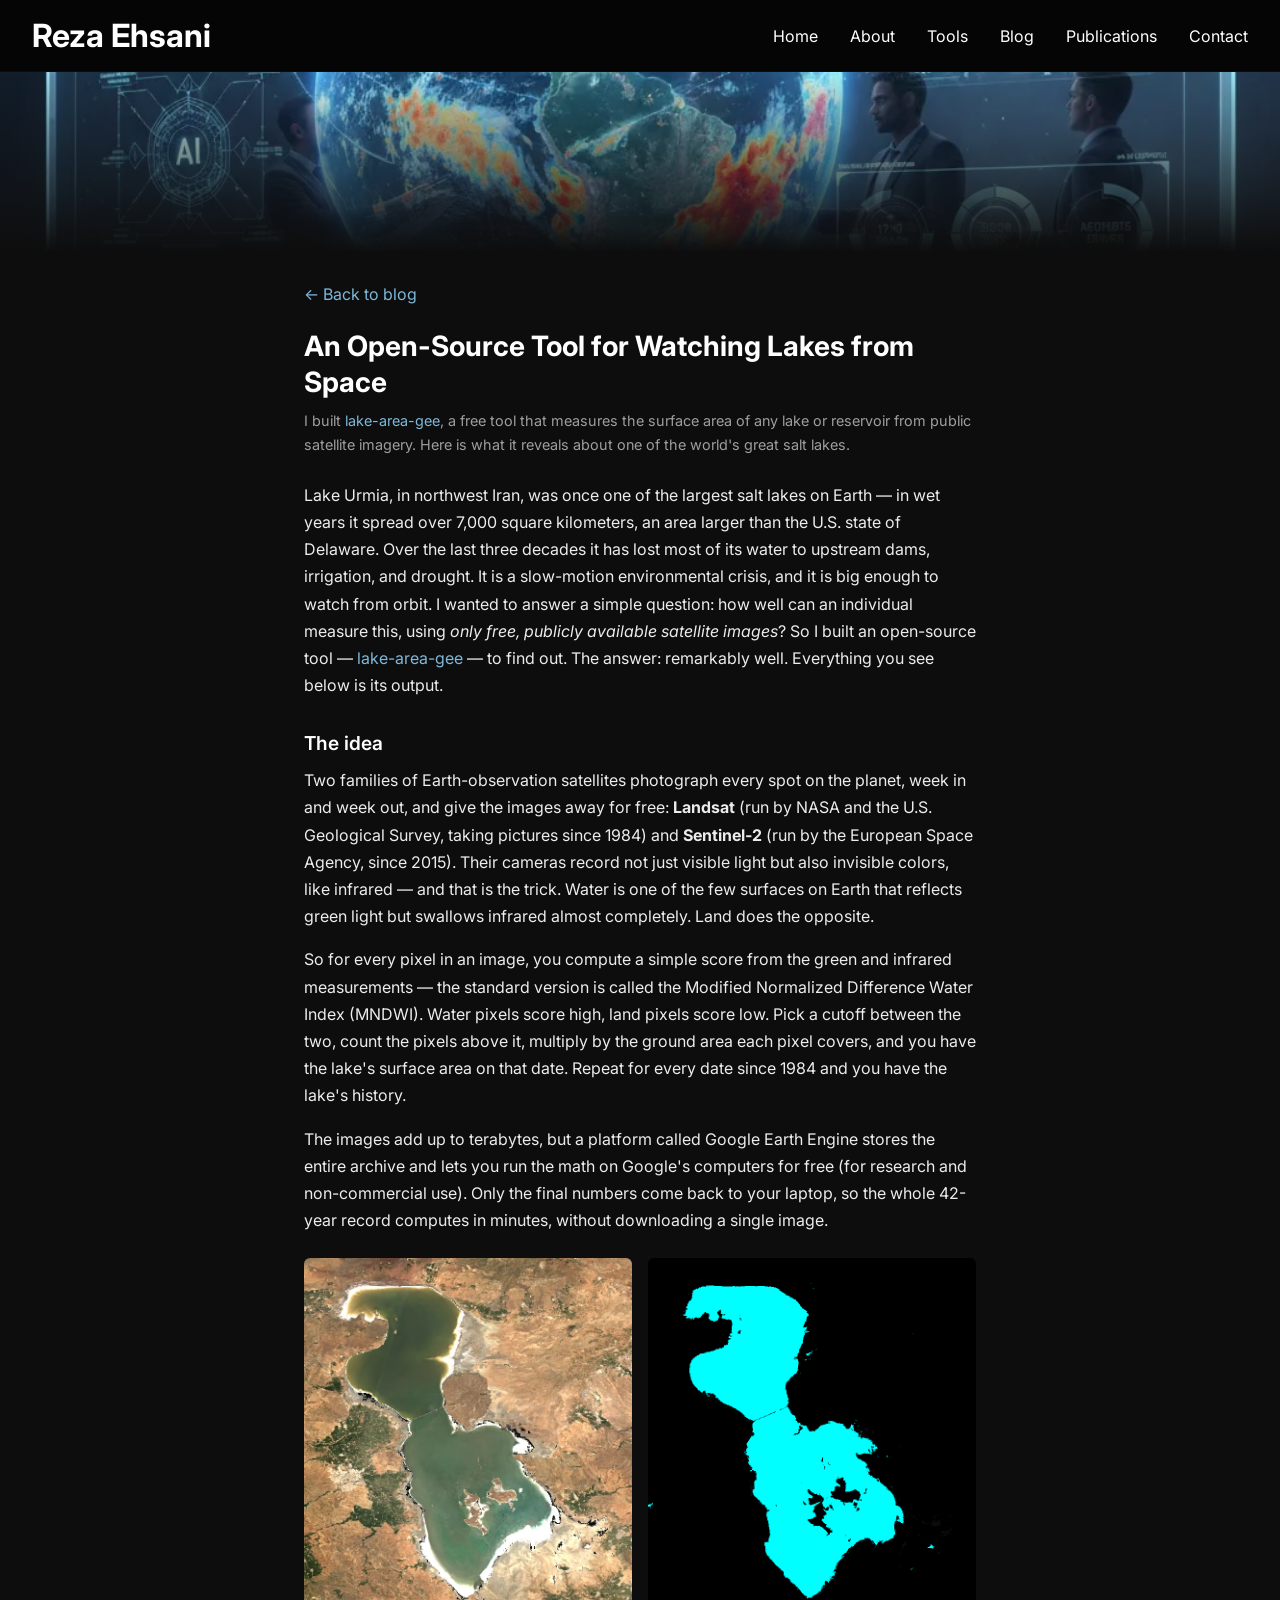
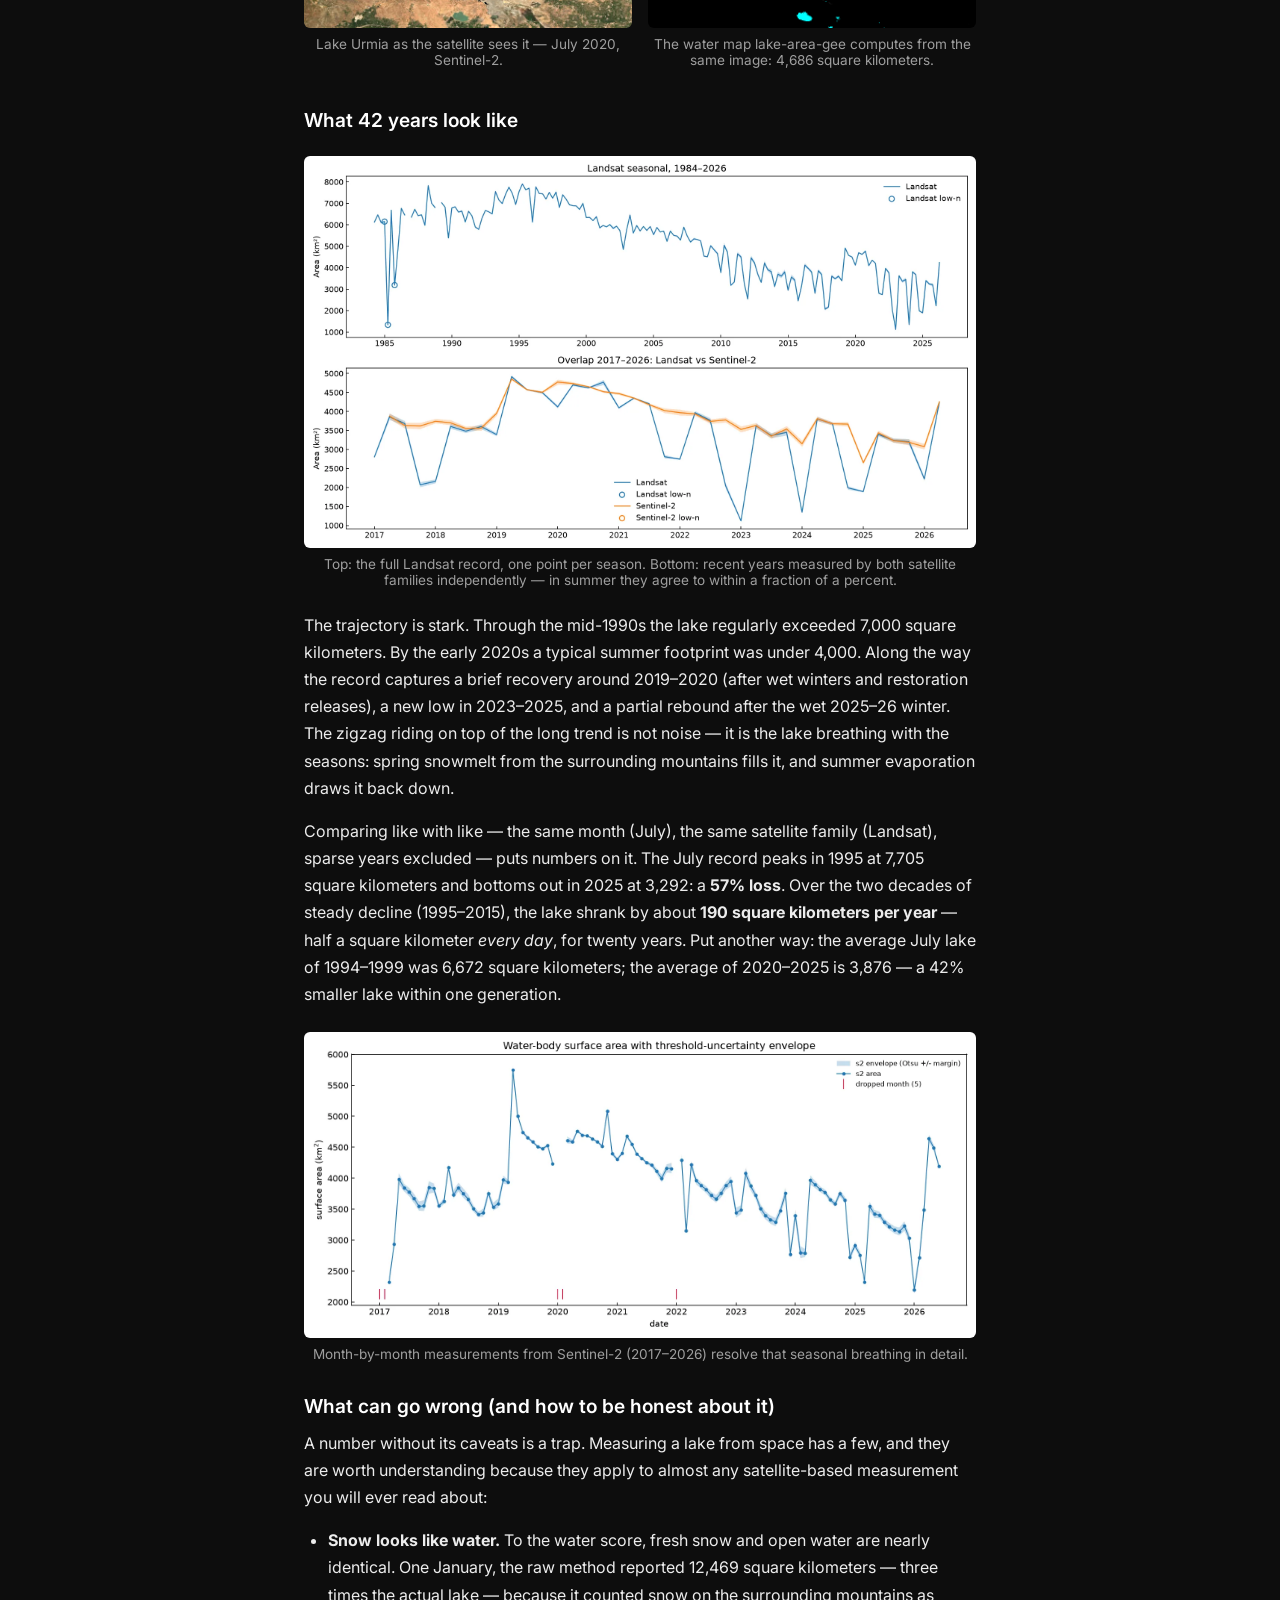
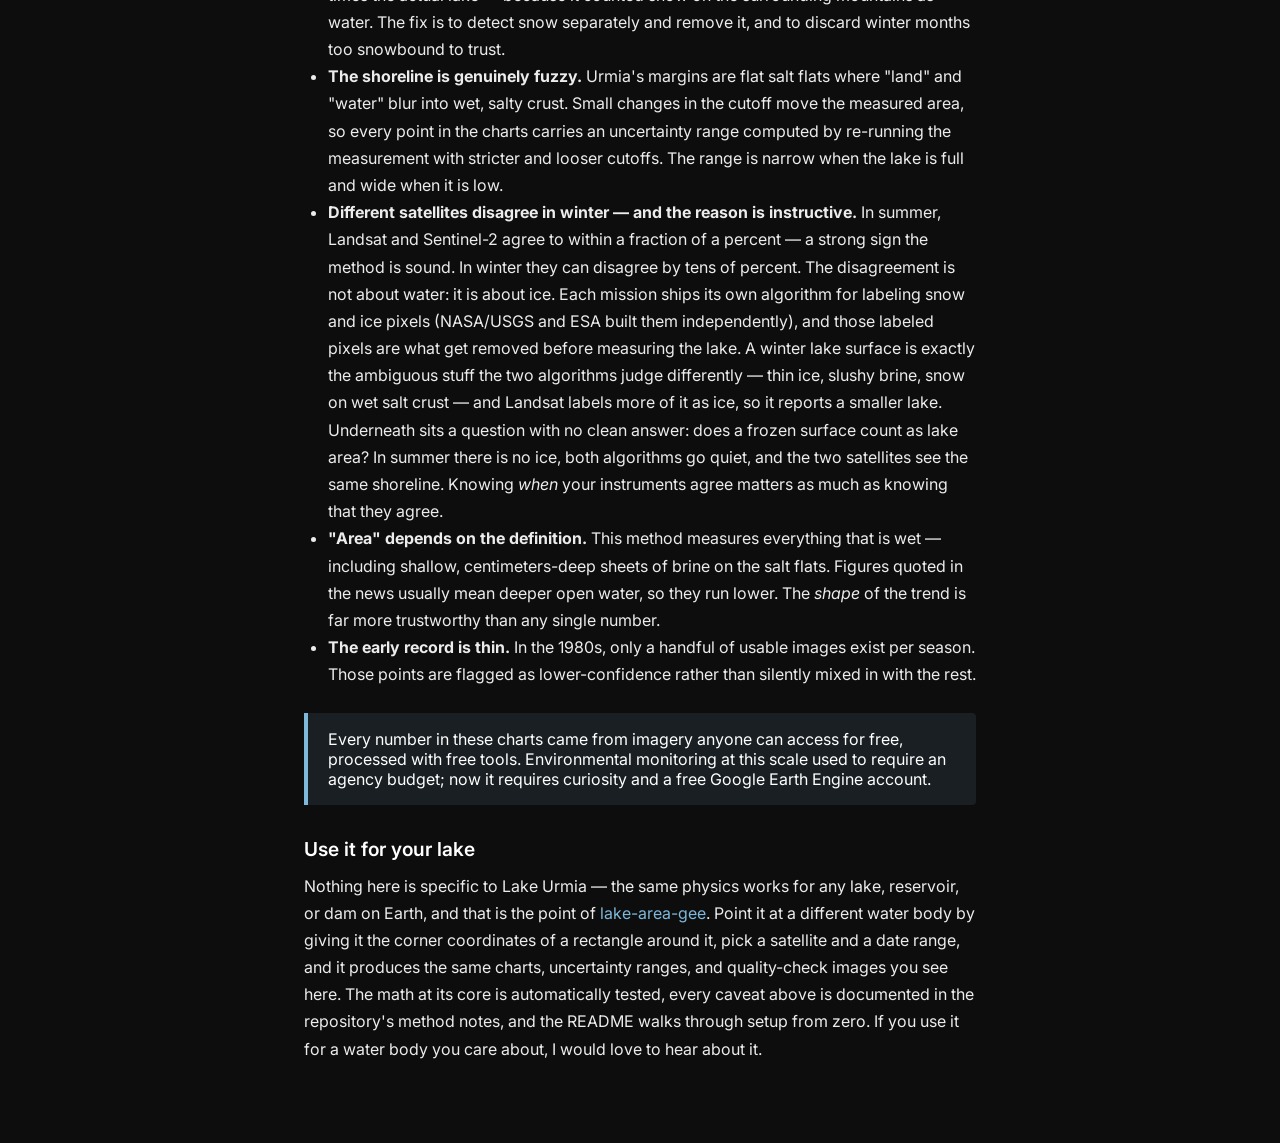
<file: blog-urmia.html>
<!DOCTYPE html>
<html lang="en">
<head>
  <meta charset="utf-8">
  <meta name="viewport" content="width=device-width, initial-scale=1">
  <title>An Open-Source Tool for Watching Lakes from Space — Reza Ehsani</title>
  <meta name="description" content="I built lake-area-gee, an open-source tool that measures any lake or reservoir from free satellite imagery. Here is what it reveals about Lake Urmia's 42-year decline.">
  <link rel="canonical" href="https://rehsani.github.io/blog-urmia.html">

  <!-- Open Graph for rich previews -->
  <meta property="og:type" content="article">
  <meta property="og:title" content="An Open-Source Tool for Watching Lakes from Space — Reza Ehsani">
  <meta property="og:description" content="I built lake-area-gee, an open-source tool that measures any lake or reservoir from free satellite imagery. Here is what it reveals about Lake Urmia's 42-year decline.">
  <meta property="og:url" content="https://rehsani.github.io/blog-urmia.html">
  <meta property="og:image" content="https://rehsani.github.io/images/urmia-truecolor-2020-07.png">

  <!-- Twitter Card -->
  <meta name="twitter:card" content="summary_large_image">
  <meta name="twitter:title" content="An Open-Source Tool for Watching Lakes from Space — Reza Ehsani">
  <meta name="twitter:description" content="I built lake-area-gee, an open-source tool that measures any lake or reservoir from free satellite imagery. Here is what it reveals about Lake Urmia's 42-year decline.">
  <meta name="twitter:image" content="https://rehsani.github.io/images/urmia-truecolor-2020-07.png">

  <link rel="preconnect" href="https://fonts.googleapis.com">
  <link rel="preconnect" href="https://fonts.gstatic.com" crossorigin>
  <link href="https://fonts.googleapis.com/css2?family=Inter:wght@400;600;700&display=swap" rel="stylesheet">
  <link rel="stylesheet" href="css/style.css">
  <script src="js/nav.js" defer></script>
  <!-- GoatCounter: cookieless, no IPs stored. Feeds data/visitors.json via the visitor-map workflow. -->
  <script data-goatcounter="https://rehsani.goatcounter.com/count"
          async src="//gc.zgo.at/count.js"></script>
  <style>
    /* Post-specific extras only; the shared .blog-article core lives in css/style.css. */
    .blog-article .img-pair { display: flex; gap: 1rem; flex-wrap: wrap; }
    .blog-article .img-pair figure { flex: 1 1 300px; margin: 0.5rem 0; }
  </style>
</head>
<body>
  <header class="top-bar">
    <nav>
      <a href="index.html" class="name">Reza Ehsani</a>
      <ul class="nav-links">
        <li><a href="index.html">Home</a></li>
        <li><a href="index.html#about">About</a></li>
        <li class="dropdown">
          <button type="button" class="dropdown-toggle" aria-expanded="false" aria-haspopup="true">Tools</button>
          <ul class="dropdown-menu">
            <li><a href="tax-tool/index.html">US Tax Map</a></li>
            <li><a href="https://github.com/rehsani/lake-area-gee" target="_blank">Lake Area from Space</a></li>
            <li><a href="https://github.com/rehsani/alphacamels" target="_blank">AlphaCAMELS</a></li>
          </ul>
        </li>
        <li><a href="blog.html">Blog</a></li>
        <li><a href="https://scholar.google.com/citations?view_op=list_works&hl=en&user=kGu8lPYAAAAJ" target="_blank">Publications</a></li>
        <li><a href="index.html#contact">Contact</a></li>
      </ul>
    </nav>
  </header>

  <div class="landing" style="min-height: 20vh;"></div>

  <article class="blog-article">
    <a href="blog.html" class="back">← Back to blog</a>
    <h1>An Open-Source Tool for Watching Lakes from Space</h1>
    <p class="meta">I built <a href="https://github.com/rehsani/lake-area-gee" target="_blank">lake-area-gee</a>,
    a free tool that measures the surface area of any lake or reservoir from public satellite imagery.
    Here is what it reveals about one of the world's great salt lakes.</p>

    <p>
      Lake Urmia, in northwest Iran, was once one of the largest salt lakes on Earth — in wet years it
      spread over 7,000 square kilometers, an area larger than the U.S. state of Delaware. Over the last
      three decades it has lost most of its water to upstream dams, irrigation, and drought. It is a
      slow-motion environmental crisis, and it is big enough to watch from orbit. I wanted to answer a
      simple question: how well can an individual measure this, using <em>only free, publicly available
      satellite images</em>? So I built an open-source tool —
      <a href="https://github.com/rehsani/lake-area-gee" target="_blank">lake-area-gee</a> — to find out.
      The answer: remarkably well. Everything you see below is its output.
    </p>

    <h2>The idea</h2>
    <p>
      Two families of Earth-observation satellites photograph every spot on the planet, week in and week
      out, and give the images away for free: <strong>Landsat</strong> (run by NASA and the U.S. Geological
      Survey, taking pictures since 1984) and <strong>Sentinel-2</strong> (run by the European Space Agency,
      since 2015). Their cameras record not just visible light but also invisible colors, like infrared —
      and that is the trick. Water is one of the few surfaces on Earth that reflects green light but
      swallows infrared almost completely. Land does the opposite.
    </p>
    <p>
      So for every pixel in an image, you compute a simple score from the green and infrared measurements —
      the standard version is called the Modified Normalized Difference Water Index (MNDWI). Water pixels
      score high, land pixels score low. Pick a cutoff between the two, count the pixels above it, multiply
      by the ground area each pixel covers, and you have the lake's surface area on that date. Repeat for
      every date since 1984 and you have the lake's history.
    </p>
    <p>
      The images add up to terabytes, but a platform called Google Earth Engine stores the entire archive
      and lets you run the math on Google's computers for free (for research and non-commercial use). Only
      the final numbers come back to your laptop, so the whole 42-year record computes in minutes, without
      downloading a single image.
    </p>

    <div class="img-pair">
      <figure>
        <picture>
          <source type="image/webp" srcset="images/urmia-truecolor-2020-07.webp">
          <img src="images/urmia-truecolor-2020-07.png" alt="Satellite photo of Lake Urmia, July 2020" width="682" height="768">
        </picture>
        <figcaption>Lake Urmia as the satellite sees it — July 2020, Sentinel-2.</figcaption>
      </figure>
      <figure>
        <img src="images/urmia-watermask-2020-07.png" alt="Computed water map for the same scene" width="682" height="768">
        <figcaption>The water map lake-area-gee computes from the same image: 4,686 square kilometers.</figcaption>
      </figure>
    </div>

    <h2>What 42 years look like</h2>
    <figure>
      <picture>
        <source type="image/webp" srcset="images/urmia-seasonal-s2-vs-landsat.webp">
        <img src="images/urmia-seasonal-s2-vs-landsat.png" alt="Surface-area history of Lake Urmia, 1984 to 2026, from Landsat and Sentinel-2" width="1800" height="1050">
      </picture>
      <figcaption>Top: the full Landsat record, one point per season. Bottom: recent years measured by both
      satellite families independently — in summer they agree to within a fraction of a percent.</figcaption>
    </figure>
    <p>
      The trajectory is stark. Through the mid-1990s the lake regularly exceeded 7,000 square kilometers.
      By the early 2020s a typical summer footprint was under 4,000. Along the way the record captures a
      brief recovery around 2019–2020 (after wet winters and restoration releases), a new low in 2023–2025,
      and a partial rebound after the wet 2025–26 winter. The zigzag riding on top of the long trend is not
      noise — it is the lake breathing with the seasons: spring snowmelt from the surrounding mountains
      fills it, and summer evaporation draws it back down.
    </p>
    <p>
      Comparing like with like — the same month (July), the same satellite family (Landsat), sparse years
      excluded — puts numbers on it. The July record peaks in 1995 at 7,705 square kilometers and bottoms
      out in 2025 at 3,292: a <strong>57% loss</strong>. Over the two decades of steady decline
      (1995–2015), the lake shrank by about <strong>190 square kilometers per year</strong> — half a
      square kilometer <em>every day</em>, for twenty years. Put another way: the average July lake of
      1994–1999 was 6,672 square kilometers; the average of 2020–2025 is 3,876 — a 42% smaller lake within
      one generation.
    </p>
    <figure>
      <picture>
        <source type="image/webp" srcset="images/urmia-monthly-s2.webp">
        <img src="images/urmia-monthly-s2.png" alt="Monthly surface-area measurements, 2017 to 2026" width="1650" height="750">
      </picture>
      <figcaption>Month-by-month measurements from Sentinel-2 (2017–2026) resolve that seasonal breathing in detail.</figcaption>
    </figure>

    <h2>What can go wrong (and how to be honest about it)</h2>
    <p>
      A number without its caveats is a trap. Measuring a lake from space has a few, and they are worth
      understanding because they apply to almost any satellite-based measurement you will ever read about:
    </p>
    <ul>
      <li><strong>Snow looks like water.</strong> To the water score, fresh snow and open water are nearly
        identical. One January, the raw method reported 12,469 square kilometers — three times the actual
        lake — because it counted snow on the surrounding mountains as water. The fix is to detect snow
        separately and remove it, and to discard winter months too snowbound to trust.</li>
      <li><strong>The shoreline is genuinely fuzzy.</strong> Urmia's margins are flat salt flats where
        "land" and "water" blur into wet, salty crust. Small changes in the cutoff move the measured area,
        so every point in the charts carries an uncertainty range computed by re-running the measurement
        with stricter and looser cutoffs. The range is narrow when the lake is full and wide when it is low.</li>
      <li><strong>Different satellites disagree in winter — and the reason is instructive.</strong> In
        summer, Landsat and Sentinel-2 agree to within a fraction of a percent — a strong sign the method
        is sound. In winter they can disagree by tens of percent. The disagreement is not about water: it
        is about ice. Each mission ships its own algorithm for labeling snow and ice pixels (NASA/USGS and
        ESA built them independently), and those labeled pixels are what get removed before measuring the
        lake. A winter lake surface is exactly the ambiguous stuff the two algorithms judge differently —
        thin ice, slushy brine, snow on wet salt crust — and Landsat labels more of it as ice, so it
        reports a smaller lake. Underneath sits a question with no clean answer: does a frozen surface
        count as lake area? In summer there is no ice, both algorithms go quiet, and the two satellites
        see the same shoreline. Knowing <em>when</em> your instruments agree matters as much as knowing
        that they agree.</li>
      <li><strong>"Area" depends on the definition.</strong> This method measures everything that is wet —
        including shallow, centimeters-deep sheets of brine on the salt flats. Figures quoted in the news
        usually mean deeper open water, so they run lower. The <em>shape</em> of the trend is far more
        trustworthy than any single number.</li>
      <li><strong>The early record is thin.</strong> In the 1980s, only a handful of usable images exist per
        season. Those points are flagged as lower-confidence rather than silently mixed in with the rest.</li>
    </ul>

    <div class="highlight-box">
      Every number in these charts came from imagery anyone can access for free, processed with free tools.
      Environmental monitoring at this scale used to require an agency budget; now it requires curiosity
      and a free Google Earth Engine account.
    </div>

    <h2>Use it for your lake</h2>
    <p>
      Nothing here is specific to Lake Urmia — the same physics works for any lake, reservoir, or dam on
      Earth, and that is the point of
      <a href="https://github.com/rehsani/lake-area-gee" target="_blank">lake-area-gee</a>. Point it at a
      different water body by giving it the corner coordinates of a rectangle around it, pick a satellite
      and a date range, and it produces the same charts, uncertainty ranges, and quality-check images you
      see here. The math at its core is automatically tested, every caveat above is documented in the
      repository's method notes, and the README walks through setup from zero. If you use it for a water
      body you care about, I would love to hear about it.
    </p>
  </article>
</body>
</html>
</file>
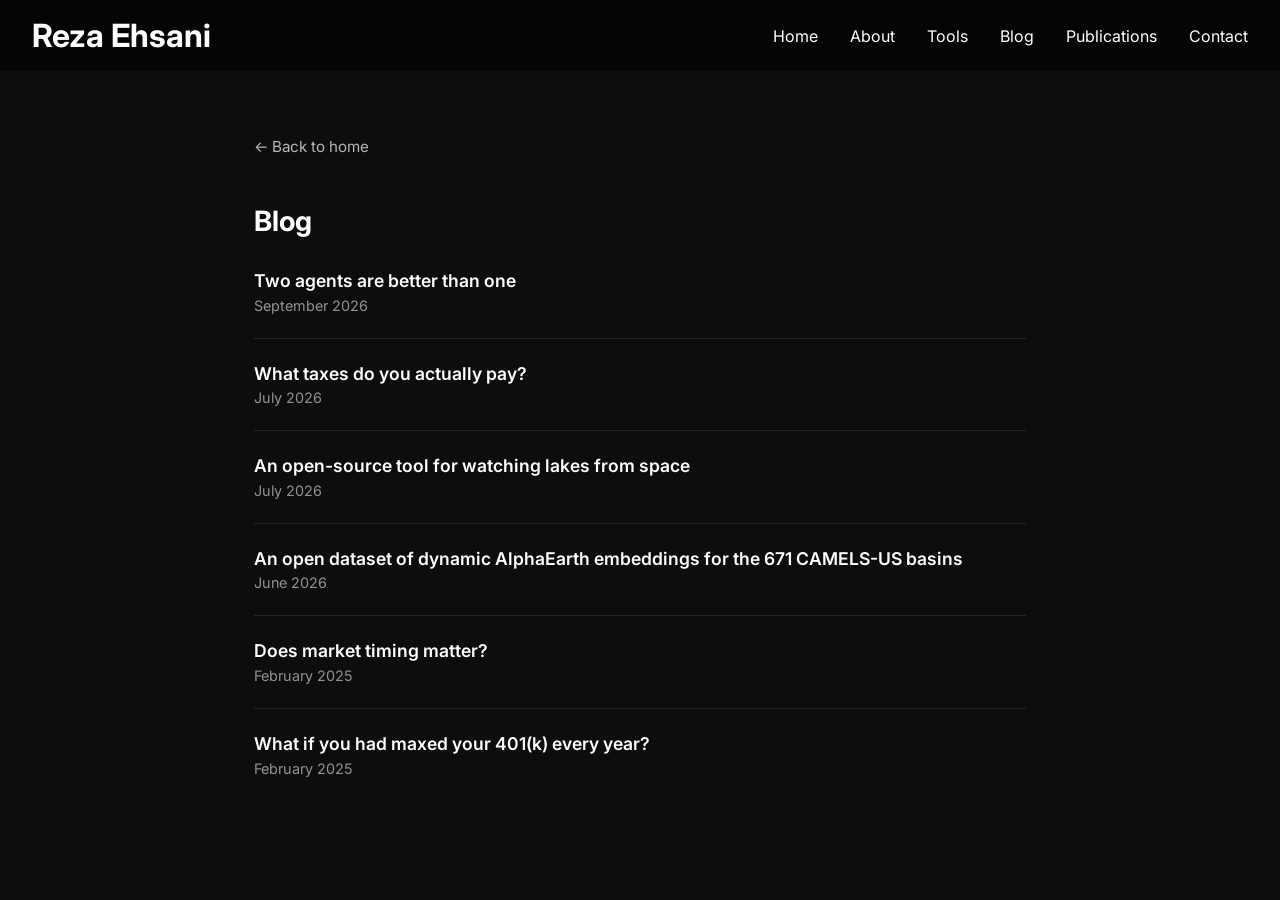
<file: blog.html>
<!DOCTYPE html>
<html lang="en">
<head>
  <meta charset="utf-8">
  <meta name="viewport" content="width=device-width, initial-scale=1">
  <title>Blog — Reza Ehsani</title>
  <meta name="description" content="Blog posts by Reza Ehsani on 401(k) strategy, retirement planning, market timing, and personal finance—with data and backtests.">
  <link rel="canonical" href="https://rehsani.github.io/blog.html">

  <!-- Open Graph for rich previews -->
  <meta property="og:type" content="website">
  <meta property="og:title" content="Blog — Reza Ehsani">
  <meta property="og:description" content="Blog posts by Reza Ehsani on 401(k) strategy, retirement planning, market timing, and personal finance—with data and backtests.">
  <meta property="og:url" content="https://rehsani.github.io/blog.html">
  <meta property="og:image" content="https://rehsani.github.io/images/cover.png">

  <!-- Twitter Card -->
  <meta name="twitter:card" content="summary_large_image">
  <meta name="twitter:title" content="Blog — Reza Ehsani">
  <meta name="twitter:description" content="Blog posts by Reza Ehsani on 401(k) strategy, retirement planning, market timing, and personal finance—with data and backtests.">
  <meta name="twitter:image" content="https://rehsani.github.io/images/cover.png">

  <link rel="preconnect" href="https://fonts.googleapis.com">
  <link rel="preconnect" href="https://fonts.gstatic.com" crossorigin>
  <link href="https://fonts.googleapis.com/css2?family=Inter:wght@400;600;700&display=swap" rel="stylesheet">
  <link rel="stylesheet" href="css/style.css">
  <script src="js/nav.js" defer></script>
  <!-- GoatCounter: cookieless, no IPs stored. Feeds data/visitors.json via the visitor-map workflow. -->
  <script data-goatcounter="https://rehsani.goatcounter.com/count"
          async src="//gc.zgo.at/count.js"></script>
  <style>
    .blog-index { max-width: 820px; margin: 0 auto; padding: 3rem 1.5rem 4rem; box-sizing: border-box; }
    .blog-index h1 { font-size: 1.75rem; font-weight: 700; color: #fff; margin: 0 0 2rem; }
    .blog-index .post-list { list-style: none; margin: 0; padding: 0; }
    .blog-index .post-list li { margin: 0 0 1.5rem; padding: 0; border-bottom: 1px solid rgba(255,255,255,0.1); padding-bottom: 1.5rem; }
    .blog-index .post-list li:last-child { border-bottom: none; padding-bottom: 0; }
    .blog-index .post-list a { color: #fff; text-decoration: none; font-weight: 600; font-size: 1.1rem; }
    .blog-index .post-list a:hover { text-decoration: underline; color: #7eb8da; }
    .blog-index .post-date { color: rgba(255,255,255,0.55); font-size: 0.9rem; margin-top: 0.35rem; }
    .blog-index .back { display: inline-block; margin-bottom: 2rem; color: rgba(255,255,255,0.7); text-decoration: none; font-size: 0.95rem; }
    .blog-index .back:hover { color: #7eb8da; text-decoration: underline; }
  </style>
</head>
<body>
  <header class="top-bar">
    <nav>
      <a href="index.html" class="name">Reza Ehsani</a>
      <ul class="nav-links">
        <li><a href="index.html">Home</a></li>
        <li><a href="index.html#about">About</a></li>
        <li class="dropdown">
          <button type="button" class="dropdown-toggle" aria-expanded="false" aria-haspopup="true">Tools</button>
          <ul class="dropdown-menu">
            <li><a href="tax-tool/index.html">US Tax Map</a></li>
            <li><a href="https://github.com/rehsani/lake-area-gee" target="_blank">Lake Area from Space</a></li>
            <li><a href="https://github.com/rehsani/alphacamels" target="_blank">AlphaCAMELS</a></li>
          </ul>
        </li>
        <li><a href="blog.html">Blog</a></li>
        <li><a href="https://scholar.google.com/citations?view_op=list_works&hl=en&user=kGu8lPYAAAAJ" target="_blank">Publications</a></li>
        <li><a href="index.html#contact">Contact</a></li>
      </ul>
    </nav>
  </header>

  <main class="blog-index">
    <p><a href="index.html" class="back">← Back to home</a></p>
    <h1>Blog</h1>
    <ul class="post-list">
      <li>
        <a href="blog-agentpair.html">Two agents are better than one</a>
        <div class="post-date">September 2026</div>
      </li>

      <li>
        <a href="blog-tax-map.html">What taxes do you actually pay?</a>
        <div class="post-date">July 2026</div>
      </li>

      <li>
        <a href="blog-urmia.html">An open-source tool for watching lakes from space</a>
        <div class="post-date">July 2026</div>
      </li>

      <li>
        <a href="blog-alphacamels.html">An open dataset of dynamic AlphaEarth embeddings for the 671 CAMELS-US basins</a>
        <div class="post-date">June 2026</div>
      </li>

      <li>
        <a href="blog-timing.html">Does market timing matter?</a>
        <div class="post-date">February 2025</div>
      </li>

      <li>
        <a href="blog-401k.html">What if you had maxed your 401(k) every year?</a>
        <div class="post-date">February 2025</div>
      </li>

    </ul>
  </main>
</body>
</html>
</file>
<file: css/style.css>
html {
  scroll-behavior: smooth;
}

/* padding-top clears the fixed .top-bar, so it has to be part of body's own
   height rather than added on top of min-height -- hence border-box. Without it
   body's box is 4.5rem + max(100vh, content) and every page scrolls by exactly
   the padding even when the content fits. The bar grows when the nav wraps, so
   the padding is re-declared to match at each breakpoint below. */
body {
  box-sizing: border-box;
  margin: 0;
  padding-top: 4.5rem; /* bar is 71px above 800px */
  min-height: 100vh;
  font-family: 'Inter', sans-serif;
  background: #0d0d0d;
}

/* Hide from sight but keep it in the accessibility tree and readable by screen
   readers (display:none / visibility:hidden would remove it from both). */
.visually-hidden {
  position: absolute;
  width: 1px;
  height: 1px;
  margin: -1px;
  padding: 0;
  overflow: hidden;
  clip: rect(0, 0, 0, 0);
  clip-path: inset(50%);
  white-space: nowrap;
  border: 0;
}

.top-bar {
  position: fixed;
  top: 0;
  left: 0;
  right: 0;
  z-index: 100;
  background: rgba(0, 0, 0, 0.6);
  padding: 1rem 2rem;
}

.top-bar nav {
  margin: 0 auto;
  max-width: 1920px;
  display: flex;
  justify-content: space-between;
  align-items: center;
  gap: 2rem;
}

.top-bar .name {
  color: #fff;
  font-weight: bold;
  text-decoration: none;
  font-size: 2rem;
  margin-right: 1rem;
  flex-shrink: 0;
}

.top-bar .nav-links {
  list-style: none;
  margin: 0;
  padding: 0;
  display: flex;
  gap: 2rem;
}

.top-bar .nav-links a {
  color: #fff;
  text-decoration: none;
}

.top-bar .nav-links a:hover {
  text-decoration: underline;
}

/* Tools dropdown */
.top-bar .nav-links .dropdown {
  position: relative;
}
/* The toggle is a <button> for keyboard and touch operability; strip the UA
   button chrome so it renders identically to the sibling nav links. */
.top-bar .nav-links .dropdown-toggle {
  font: inherit;
  line-height: inherit;
  color: #fff;
  background: none;
  border: 0;
  margin: 0;
  padding: 0;
  cursor: pointer;
  text-align: left;
  vertical-align: baseline;
  text-decoration: none;
}
.top-bar .nav-links .dropdown-toggle:hover {
  text-decoration: underline;
}
.top-bar .nav-links .dropdown-menu {
  list-style: none;
  margin: 0;
  padding: 0.5rem 0;
  position: absolute;
  top: 100%;
  left: 0;
  min-width: 180px;
  background: rgba(0, 0, 0, 0.9);
  border-radius: 6px;
  opacity: 0;
  visibility: hidden;
  transition: opacity 0.2s, visibility 0.2s;
}
/* Hover for mouse; .open is set by js/nav.js for click, touch and keyboard. */
.top-bar .nav-links .dropdown:hover .dropdown-menu,
.top-bar .nav-links .dropdown.open .dropdown-menu {
  opacity: 1;
  visibility: visible;
}
/* No-script fallback: focus alone reveals the menu. Once js/nav.js has marked
   the document (html.js-nav), .open drives it instead, so that pressing the
   already-focused toggle can close the menu again. */
html:not(.js-nav) .top-bar .nav-links .dropdown:focus-within .dropdown-menu,
html:not(.js-nav) .top-bar .nav-links .dropdown-toggle:focus-visible + .dropdown-menu {
  opacity: 1;
  visibility: visible;
}
.top-bar .nav-links .dropdown-menu li {
  margin: 0;
}
.top-bar .nav-links .dropdown-menu a {
  display: block;
  padding: 0.5rem 1rem;
  color: #fff;
  white-space: nowrap;
}
.top-bar .nav-links .dropdown-menu a:hover {
  background: rgba(255, 255, 255, 0.15);
  text-decoration: none;
}

/* Page 1: cover (name, nav, photo) - fills one full screen */
.landing {
  position: relative;
  min-height: 100vh;
  /* PNG first as the fallback declaration; the image-set() below overrides it
     wherever WebP + type() are understood. */
  background-image: url('../images/cover.png');
  background-image: image-set(
    url('../images/cover.webp') type('image/webp'),
    url('../images/cover.png') type('image/png')
  );
  background-repeat: no-repeat;
  background-size: cover;
  background-position: center;
}

/* Fade at bottom of landing into next section */
.landing::after {
  content: '';
  position: absolute;
  bottom: 0;
  left: 0;
  right: 0;
  height: 180px;
  background: linear-gradient(to top, #0d0d0d, transparent);
  pointer-events: none;
}

/* Page 2: About - full width, own background image */
#about {
  position: relative;
  width: 100%;
  min-height: 100vh;
  background-color: #fff;
  /* PNG first as the fallback declaration; the image-set() below overrides it
     wherever WebP + type() are understood. */
  background-image: url('../images/about-bg.png');
  background-image: image-set(
    url('../images/about-bg.webp') type('image/webp'),
    url('../images/about-bg.png') type('image/png')
  );
  background-repeat: no-repeat;
  background-size: cover;
  background-position: center;
  padding: 3rem 2rem;
  box-sizing: border-box;
}

/* Soft fade at top of About so it blends with landing */
#about::before {
  content: '';
  position: absolute;
  top: 0;
  left: 0;
  right: 0;
  height: 120px;
  background: linear-gradient(to bottom, #0d0d0d, transparent);
  pointer-events: none;
}

#about .about-inner {
  max-width: 920px;
  width: 100%;
  margin: 0 auto;
  background: rgba(0, 0, 0, 0.75);
  color: #fff;
  text-align: center;
  padding: 2.5rem 2rem;
  border-radius: 12px;
  box-sizing: border-box;
}

#about {
  display: flex;
  align-items: center;
  justify-content: center;
}

#about h2 {
  margin: 0 0 1rem;
  font-size: 1.22rem;
  font-weight: 600;
  color: #fff;
}

#about p {
  margin: 0;
  color: rgba(255, 255, 255, 0.95);
  line-height: 1.7;
  font-size: 1.05rem;
}

#about .about-inner p + p {
  margin-top: 1.25rem;
}

/* Contact section */
#contact {
  width: 100%;
  padding: 3rem 2rem;
  background: #0d0d0d;
  box-sizing: border-box;
}

#contact .contact-inner {
  max-width: 480px;
  margin: 0 auto;
  text-align: center;
}

#contact .contact-layout {
  max-width: 900px;
  display: flex;
  flex-wrap: wrap;
  gap: 2.5rem;
  align-items: flex-start;
  justify-content: center;
  text-align: left;
}

#contact .contact-column {
  flex: 1 1 380px;
  min-width: 0;
}

#contact .contact-column .contact-form {
  text-align: left;
}

/* Visitor map - world choropleth beside the contact form, drawn by
   js/visitor-map.js from data/visitors.json (see the visitor-map workflow). */
#contact .visitors-column {
  flex: 0 1 320px;
  min-width: 240px;
}

#contact .visitors-column h3 {
  margin: 0 0 0.75rem;
  font-size: 1.1rem;
  font-weight: 600;
  color: #fff;
}

#contact .visitors-svg {
  display: block;
  width: 100%;
  height: auto;
  background: #141a1f;
  border: 1px solid rgba(255, 255, 255, 0.12);
  border-radius: 6px;
}

#contact .visitors-caption {
  margin: 0.6rem 0 0;
  color: rgba(255, 255, 255, 0.85);
  font-size: 0.85rem;
}

#contact .visitors-status {
  margin: 0.3rem 0 0;
  color: rgba(255, 255, 255, 0.55);
  font-size: 0.8rem;
  line-height: 1.4;
}

#contact h2 {
  margin: 0 0 0.5rem;
  font-size: 1.25rem;
  font-weight: 600;
  color: #fff;
}

#contact .contact-intro {
  margin: 0 0 1.5rem;
  color: rgba(255, 255, 255, 0.85);
  font-size: 1rem;
}

#contact .contact-form {
  text-align: left;
}

#contact .contact-form label {
  display: block;
  margin: 0 0 0.35rem;
  font-size: 0.9rem;
  font-weight: 600;
  color: rgba(255, 255, 255, 0.9);
}

#contact .contact-form input,
#contact .contact-form textarea {
  width: 100%;
  margin-bottom: 1rem;
  padding: 0.65rem 0.75rem;
  font-family: inherit;
  font-size: 1rem;
  color: #fff;
  background: rgba(255, 255, 255, 0.08);
  border: 1px solid rgba(255, 255, 255, 0.2);
  border-radius: 6px;
  box-sizing: border-box;
}

#contact .contact-form input::placeholder,
#contact .contact-form textarea::placeholder {
  color: rgba(255, 255, 255, 0.4);
}

#contact .contact-form input:focus,
#contact .contact-form textarea:focus {
  outline: none;
  border-color: #7eb8da;
}

#contact .contact-form textarea {
  resize: vertical;
  min-height: 120px;
}

#contact .contact-form button {
  display: block;
  margin-top: 0.5rem;
  padding: 0.6rem 1.5rem;
  font-family: inherit;
  font-size: 1rem;
  font-weight: 600;
  color: #0d0d0d;
  background: #7eb8da;
  border: none;
  border-radius: 6px;
  cursor: pointer;
}

#contact .contact-form button:hover {
  background: #8fc5e8;
}

#contact .contact-success {
  padding: 1.25rem;
  background: rgba(126, 184, 218, 0.15);
  border-radius: 8px;
  border-left: 4px solid #7eb8da;
}

#contact .contact-success p {
  margin: 0;
  color: #fff;
  font-size: 1.05rem;
}

#contact .contact-error {
  margin: -0.5rem 0 1rem;
  padding: 0.5rem 0.75rem;
  font-size: 0.9rem;
  color: #ffcccc;
  font-weight: 500;
  background: rgba(255, 100, 100, 0.25);
  border-radius: 6px;
  border-left: 3px solid #ff8080;
}

#contact .contact-form[hidden] {
  display: none;
}

@media (max-width: 800px) {
  /* The nav stacks under the name here, taking the bar to 82px. */
  body {
    padding-top: 5.75rem;
  }

  .top-bar {
    padding: 0.75rem 1rem;
  }
  .top-bar .name {
    font-size: 1.35rem;
    margin-right: 0;
  }
  .top-bar nav {
    flex-direction: column;
    align-items: flex-start;
    gap: 0.75rem;
  }
  .top-bar .nav-links {
    flex-wrap: wrap;
    gap: 0.5rem 1rem;
  }
  .top-bar .nav-links a,
  .top-bar .nav-links .dropdown-toggle {
    font-size: 0.9rem;
  }

  #about {
    padding: 2rem 1rem;
  }
  #about .about-inner {
    padding: 1.5rem 1rem;
  }
  #about h2 {
    font-size: 1.15rem;
  }
  #about p {
    font-size: 0.95rem;
  }

  #contact {
    padding: 2rem 1rem;
  }

  #contact .contact-layout {
    flex-direction: column;
    align-items: center;
  }
}

/* The nav-links row wraps onto a second line at 400px and narrower, taking the
   bar to 110px. Measured with Inter loaded, which is the widest case -- the
   system fallback is narrower and does not reach a third row at all. */
@media (max-width: 400px) {
  body {
    padding-top: 7.5rem;
  }
}

/* --- Blog post article: the core shared by every post ---------------------
   Each post's <style> block still carries only its own genuine extras (tables,
   code blocks, character cards, disclaimer boxes, paired images). Those blocks
   come after this stylesheet in the document, so a same-specificity override
   there (e.g. the tax-map post's bordered images) still wins. */
.blog-article { max-width: 720px; margin: 0 auto; padding: 2rem 1.5rem 4rem; box-sizing: border-box; }
.blog-article h1 { font-size: 1.75rem; font-weight: 700; color: #fff; margin: 0 0 0.5rem; line-height: 1.3; }
.blog-article .meta { color: rgba(255,255,255,0.6); font-size: 0.9rem; margin-bottom: 1.5rem; }
.blog-article p { color: rgba(255,255,255,0.92); line-height: 1.7; margin: 0 0 1rem; }
.blog-article h2 { font-size: 1.2rem; font-weight: 600; color: #fff; margin: 2rem 0 0.75rem; }
.blog-article ul { color: rgba(255,255,255,0.92); line-height: 1.7; margin: 0 0 1rem; padding-left: 1.5rem; }
.blog-article figure { margin: 1.5rem 0; }
.blog-article img { max-width: 100%; height: auto; display: block; border-radius: 6px; }
.blog-article figcaption { color: rgba(255,255,255,0.6); font-size: 0.85rem; margin-top: 0.5rem; text-align: center; }
.blog-article a { color: #7eb8da; text-decoration: none; }
.blog-article a:hover { text-decoration: underline; }
.blog-article .back { display: inline-block; margin-bottom: 1.5rem; }
.blog-article .highlight-box { background: rgba(126, 184, 218, 0.1); border-left: 4px solid #7eb8da; padding: 1rem 1.25rem; margin: 1.5rem 0; border-radius: 0 4px 4px 0; color: #fff; }

/* Figures wrap their <img> in <picture> to offer a WebP source with a PNG
   fallback. <picture> is inline by default; make it a block so the layout is
   identical to the bare block-level <img> it replaced. */
.blog-article picture { display: block; }
</file>
<file: tax-tool/css/style.css>
:root {
  --bg: #0d0d0d;
  --panel: #16181d;
  --panel-2: #1c1f26;
  --border: rgba(255, 255, 255, 0.10);
  --ink: #ffffff;
  --muted: rgba(255, 255, 255, 0.60);
  --faint: rgba(255, 255, 255, 0.42);
  --accent: #7eb8da;
  --accent-ink: #0d1b24;
}

* { box-sizing: border-box; }
html, body { max-width: 100%; overflow-x: hidden; }
body {
  margin: 0;
  font-family: 'Inter', -apple-system, BlinkMacSystemFont, "Segoe UI", Roboto, sans-serif;
  color: var(--ink);
  background: var(--bg);
}

/* The top bar (.top-bar / .name / .nav-links / .dropdown*) is shared with the
   root pages and lives in ../css/style.css — deliberately not duplicated here. */

/* --- Tool header --- */
.tool-header { padding: 1.75rem 1.75rem 0.5rem; max-width: 1400px; }
.tool-header h1 { margin: 0 0 0.5rem; font-size: 1.7rem; font-weight: 700; }
.tool-header .sub { margin: 0; color: var(--muted); font-size: 0.95rem; line-height: 1.6; max-width: 900px; }
.tool-header .disclaimer {
  max-width: 900px; margin: 0.9rem 0 0; padding: 0.7rem 0.95rem;
  font-size: 0.8rem; line-height: 1.55; color: rgba(255, 255, 255, 0.82);
  background: rgba(224, 190, 90, 0.10); border: 1px solid rgba(224, 190, 90, 0.35);
  border-radius: 8px;
}
.tool-header .disclaimer strong { color: #e7c56a; }

/* --- Layout --- */
main { display: flex; gap: 1.25rem; padding: 1.25rem 1.75rem 2rem; align-items: flex-start; }

#controls {
  flex: 0 0 290px; background: var(--panel); border: 1px solid var(--border);
  border-radius: 12px; padding: 1.1rem 1.15rem; display: flex; flex-direction: column; gap: 1.15rem;
}
#controls label { display: flex; flex-direction: column; gap: 0.45rem; font-size: 0.82rem; font-weight: 600; color: var(--ink); }
#controls label span { color: var(--accent); font-weight: 700; font-size: 0.95rem; }
#controls small { font-weight: 400; color: var(--muted); font-size: 0.72rem; line-height: 1.45; }
#controls input[type="range"] { width: 100%; accent-color: var(--accent); cursor: pointer; }
#controls select {
  padding: 0.5rem 0.6rem; border: 1px solid var(--border); border-radius: 8px;
  background: var(--panel-2); color: var(--ink); font-size: 0.85rem; font-family: inherit;
}

/* --- Map --- */
#map-wrap {
  flex: 1; min-width: 0; background: var(--panel); border: 1px solid var(--border);
  border-radius: 12px; padding: 0.6rem;
}
#map { width: 100%; max-width: 100%; height: auto; display: block; }
.county { stroke: rgba(255, 255, 255, 0.35); stroke-width: 0.2; }
.county.zero { stroke: #b5b5b5; } /* white $0 fill would hide a white stroke */
/* Mid gray, not white, so state lines stay visible across white $0 states too. */
.state-border { fill: none; stroke: rgba(160, 160, 160, 0.85); stroke-width: 0.6; pointer-events: none; }
#summary { text-align: center; color: var(--muted); font-size: 0.85rem; margin: 0.3rem 0 0.5rem; }

/* --- Legend --- */
#legend { margin-top: 0.2rem; }
#legend-label { font-size: 0.78rem; font-weight: 600; margin-bottom: 0.35rem; color: var(--ink); }
#legend-bar { height: 12px; border-radius: 4px; border: 1px solid var(--border); }
.legend-ends { display: flex; justify-content: space-between; font-size: 0.72rem; color: var(--muted); margin-top: 0.25rem; }
.legend-keys { display: flex; gap: 0.9rem; font-size: 0.72rem; color: var(--muted); margin-top: 0.45rem; }
.swatch { display: inline-block; width: 12px; height: 12px; margin-right: 0.3rem; vertical-align: -2px; border: 1px solid var(--border); border-radius: 2px; }

/* --- Footer / assumptions --- */
footer { padding: 0 1.75rem 2.5rem; color: var(--muted); font-size: 0.8rem; max-width: 1000px; }
footer summary { cursor: pointer; font-weight: 600; color: var(--ink); }
footer summary:hover { color: var(--accent); }
footer ul { line-height: 1.6; }
footer li { margin: 0.4rem 0; }
footer b { color: rgba(255, 255, 255, 0.85); }

/* --- Tooltip --- */
#tooltip {
  position: absolute; pointer-events: none; opacity: 0; transition: opacity 0.1s;
  background: var(--panel-2); border: 1px solid var(--border); border-radius: 10px;
  box-shadow: 0 8px 28px rgba(0, 0, 0, 0.5); padding: 0.6rem 0.75rem; font-size: 0.78rem;
  z-index: 10; color: var(--ink);
}
#tooltip .tt-title { font-weight: 700; margin-bottom: 0.3rem; }
#tooltip table { border-collapse: collapse; }
#tooltip td { padding: 1px 0.5rem 1px 0; color: var(--muted); }
#tooltip td:last-child { text-align: right; font-variant-numeric: tabular-nums; color: var(--ink); }
#tooltip .tt-total { font-weight: 700; border-top: 1px solid var(--border); }
#tooltip .tt-total td { color: var(--ink); }

@media (max-width: 760px) {
  main { flex-direction: column; align-items: stretch; padding: 1rem; gap: 1rem; }
  #controls, #map-wrap { flex: none; width: 100%; }
  .tool-header, footer { padding-left: 1rem; padding-right: 1rem; }
}

/* This page carries one nav item more than the root pages ("Write-up"), so its
   bar reaches the 110px three-row height at 475px rather than the 400px in
   ../css/style.css. Clear the taller bar from here rather than widening the
   root breakpoint, which would leave every other page with a dead gap. */
@media (max-width: 475px) {
  body { padding-top: 7.5rem; }
}
</file>
